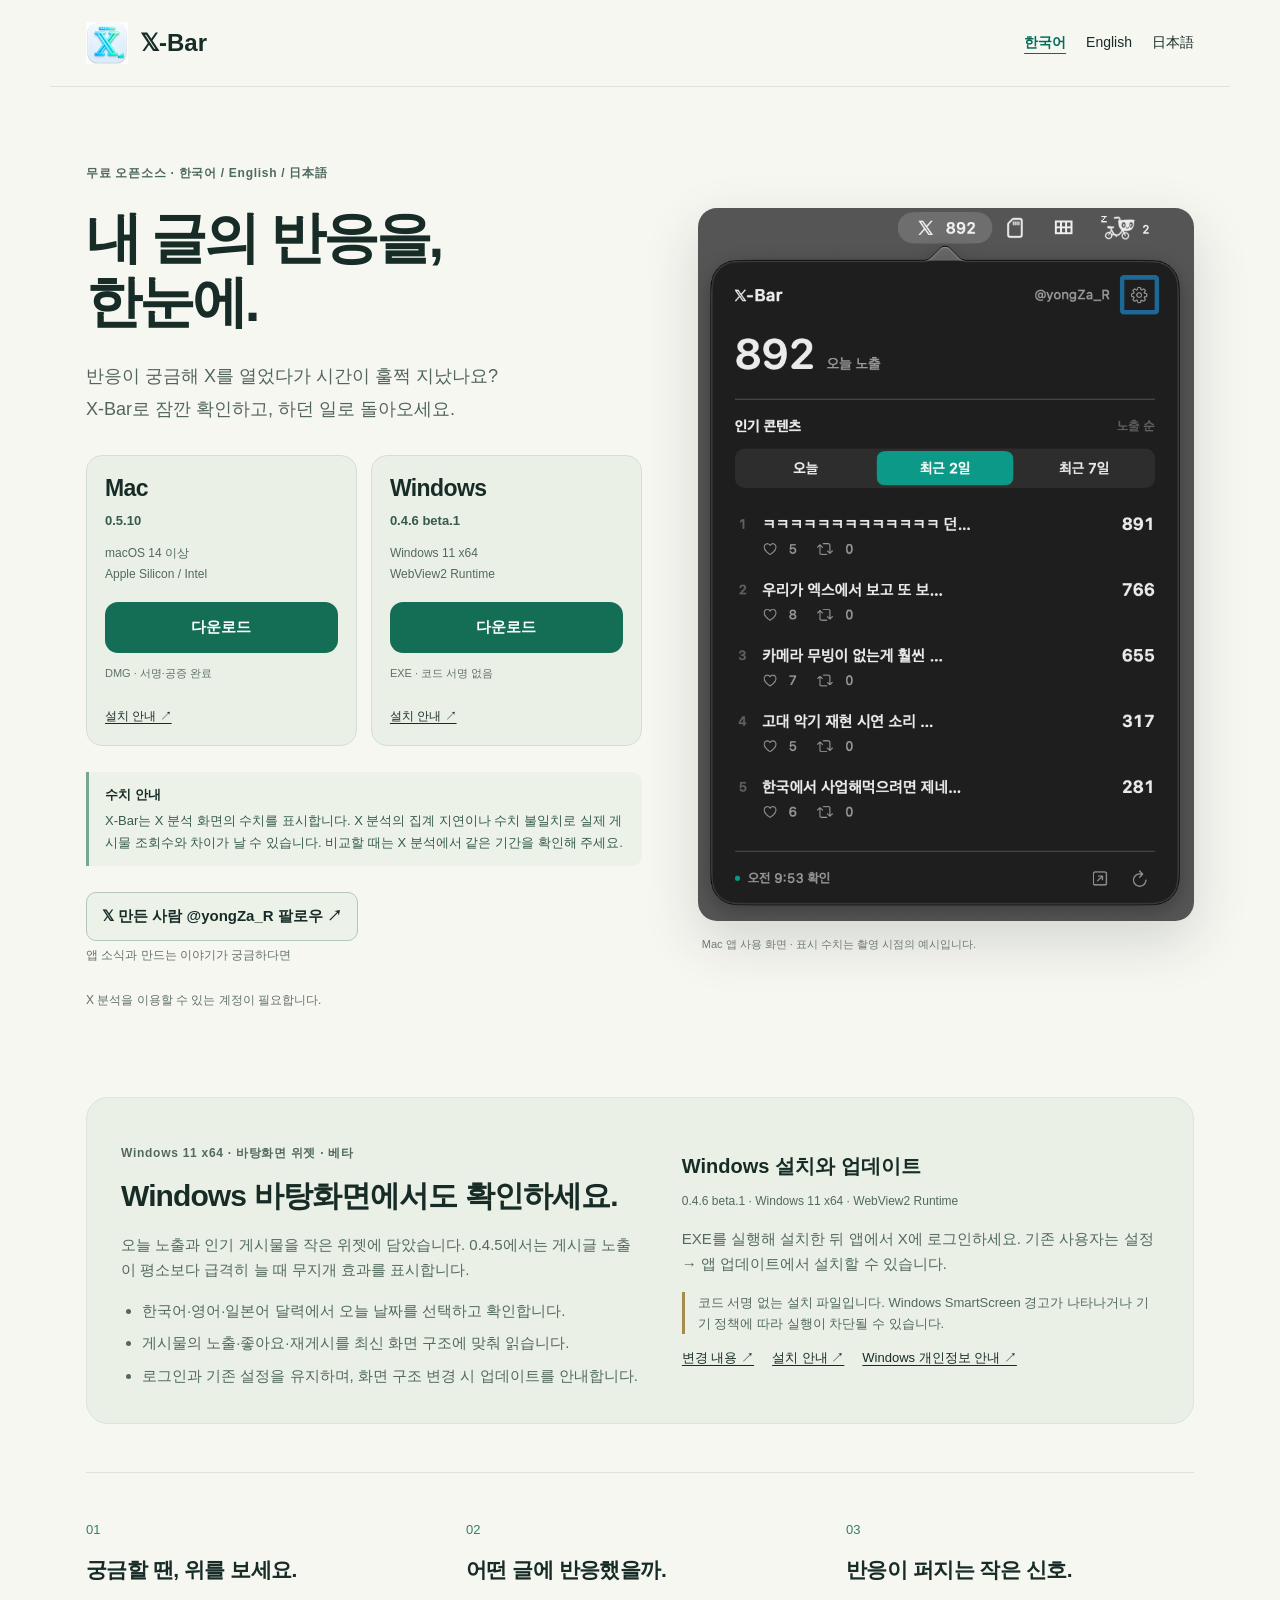
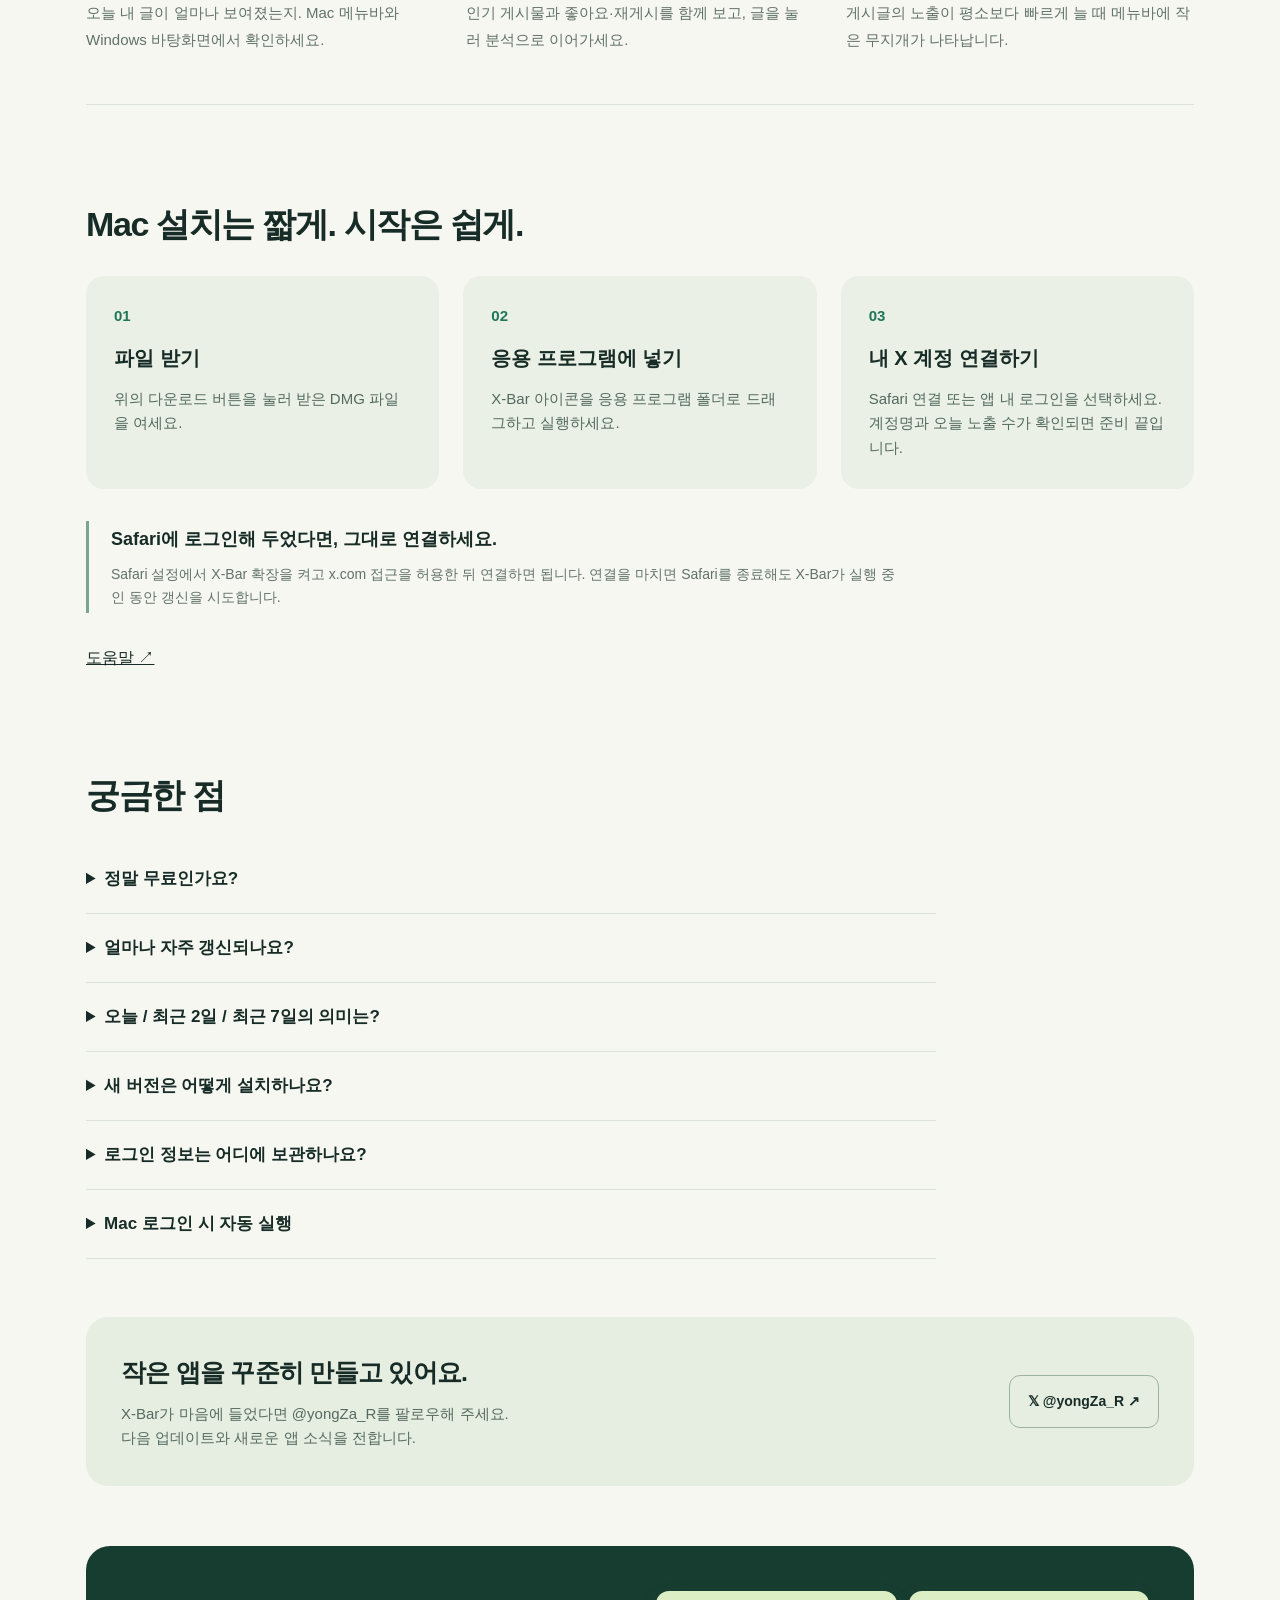
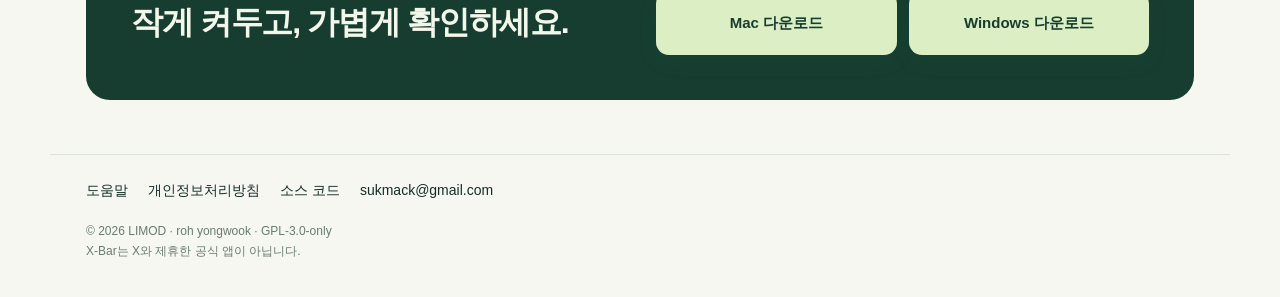
<file: index.html>
<!doctype html>
<html lang="ko"><head><meta charset="utf-8"><meta name="viewport" content="width=device-width,initial-scale=1"><title>X-Bar — 내 글의 반응을, 한눈에.</title><meta name="description" content="반응이 궁금해 X를 열었다가 시간이 훌쩍 지났나요? X-Bar로 잠깐 확인하고, 하던 일로 돌아오세요."><link rel="icon" href="assets/app-icon.png"><link rel="stylesheet" href="site.css?v=metrics-note-20261028"><link rel="canonical" href="https://yooongza.github.io/xbar/index.html"><script defer src="https://stats.lazinessisthemotherof.dev/github-analytics.js?v=3"></script>
</head>
<body><a class="skip" href="#main">Skip to content</a><header><a class="brand" href="index.html"><img src="assets/app-icon.png" alt="" width="42" height="42">𝕏-Bar</a><nav aria-label="Language"><a href="index.html" lang="ko" hreflang="ko" aria-current="page">한국어</a><a href="en.html" lang="en" hreflang="en">English</a><a href="ja.html" lang="ja" hreflang="ja">日本語</a></nav></header>
<main id="main"><section class="hero"><div><p class="eyebrow">무료 오픈소스 · 한국어 / English / 日本語</p><h1><span>내 글의 반응을,</span><span>한눈에.</span></h1><p class="intro">반응이 궁금해 X를 열었다가 시간이 훌쩍 지났나요?
X-Bar로 잠깐 확인하고, 하던 일로 돌아오세요.</p><div class="downloads" id="downloads" role="group" aria-label="무료 다운로드"><article class="download-option" id="mac" aria-labelledby="mac-download-title"><h2 id="mac-download-title">Mac</h2><p class="download-version">0.5.10</p><p class="download-requirements">macOS 14 이상<br>Apple Silicon / Intel</p><a class="button" href="https://github.com/yooongZa/xbar/releases/download/v0.5.10/X-Bar-0.5.10-macOS-universal.dmg" aria-label="Mac용 X-Bar 다운로드">다운로드</a><p class="download-note">DMG · 서명·공증 완료</p><a class="install-link" href="#install">설치 안내 ↗</a></article><article class="download-option" id="windows" aria-labelledby="windows-download-title"><h2 id="windows-download-title">Windows</h2><p class="download-version">0.4.6 beta.1</p><p class="download-requirements">Windows 11 x64<br>WebView2 Runtime</p><a class="button" href="https://github.com/yooongZa/xbar/releases/download/windows-v0.4.6-beta.1/XBar-0.4.6.0-windows-x64-setup.exe" aria-label="Windows용 X-Bar 다운로드">다운로드</a><p class="download-note">EXE · 코드 서명 없음</p><a class="install-link" href="#windows-install">설치 안내 ↗</a></article></div><p class="data-notice" id="metrics-note"><strong>수치 안내</strong>X-Bar는 X 분석 화면의 수치를 표시합니다. X 분석의 집계 지연이나 수치 불일치로 실제 게시물 조회수와 차이가 날 수 있습니다. 비교할 때는 X 분석에서 같은 기간을 확인해 주세요.</p><div class="follow"><a href="https://x.com/yongZa_R" target="_blank" rel="noopener noreferrer">𝕏 만든 사람 @yongZa_R 팔로우 ↗</a><small>앱 소식과 만드는 이야기가 궁금하다면</small></div><p class="requirement">X 분석을 이용할 수 있는 계정이 필요합니다.</p></div><figure class="visual"><img class="actual" src="assets/xbar-ko.png" width="755" height="1085" alt="X-Bar 메뉴바와 오늘 노출·인기 게시물 화면"><figcaption>Mac 앱 사용 화면 · 표시 수치는 촬영 시점의 예시입니다.</figcaption></figure></section>
<section class="windows-release" id="windows-install" aria-labelledby="windows-title"><div><p class="eyebrow">Windows 11 x64 · 바탕화면 위젯 · 베타</p><h2 id="windows-title">Windows 바탕화면에서도 확인하세요.</h2><p>오늘 노출과 인기 게시물을 작은 위젯에 담았습니다. 0.4.5에서는 게시글 노출이 평소보다 급격히 늘 때 무지개 효과를 표시합니다.</p><ul><li>한국어·영어·일본어 달력에서 오늘 날짜를 선택하고 확인합니다.</li><li>게시물의 노출·좋아요·재게시를 최신 화면 구조에 맞춰 읽습니다.</li><li>로그인과 기존 설정을 유지하며, 화면 구조 변경 시 업데이트를 안내합니다.</li></ul></div><div class="windows-download"><h3>Windows 설치와 업데이트</h3><p class="meta">0.4.6 beta.1 · Windows 11 x64 · WebView2 Runtime</p><p>EXE를 실행해 설치한 뒤 앱에서 X에 로그인하세요. 기존 사용자는 설정 → 앱 업데이트에서 설치할 수 있습니다.</p><p class="windows-warning">코드 서명 없는 설치 파일입니다. Windows SmartScreen 경고가 나타나거나 기기 정책에 따라 실행이 차단될 수 있습니다.</p><nav aria-label="Windows"><a href="https://github.com/yooongZa/xbar/releases/tag/windows-v0.4.6-beta.1">변경 내용 ↗</a><a href="https://github.com/yooongZa/xbar/blob/main/windows/README.md">설치 안내 ↗</a><a href="https://github.com/yooongZa/xbar/blob/main/windows/PRIVACY.md">Windows 개인정보 안내 ↗</a></nav></div></section>
<section class="features"><article><span>01</span><h2>궁금할 땐, 위를 보세요.</h2><p>오늘 내 글이 얼마나 보여졌는지. Mac 메뉴바와 Windows 바탕화면에서 확인하세요.</p></article><article><span>02</span><h2>어떤 글에 반응했을까.</h2><p>인기 게시물과 좋아요·재게시를 함께 보고, 글을 눌러 분석으로 이어가세요.</p></article><article><span>03</span><h2>반응이 퍼지는 작은 신호.</h2><p>게시글의 노출이 평소보다 빠르게 늘 때 메뉴바에 작은 무지개가 나타납니다.</p></article></section><section class="install" id="install"><h2 class="section">Mac 설치는 짧게. 시작은 쉽게.</h2><div class="steps"><div class="step"><strong>01</strong><h3>파일 받기</h3><p>위의 다운로드 버튼을 눌러 받은 DMG 파일을 여세요.</p></div><div class="step"><strong>02</strong><h3>응용 프로그램에 넣기</h3><p>X-Bar 아이콘을 응용 프로그램 폴더로 드래그하고 실행하세요.</p></div><div class="step"><strong>03</strong><h3>내 X 계정 연결하기</h3><p>Safari 연결 또는 앱 내 로그인을 선택하세요. 계정명과 오늘 노출 수가 확인되면 준비 끝입니다.</p></div></div><div class="safari"><h3>Safari에 로그인해 두었다면, 그대로 연결하세요.</h3><p>Safari 설정에서 X-Bar 확장을 켜고 x.com 접근을 허용한 뒤 연결하면 됩니다. 연결을 마치면 Safari를 종료해도 X-Bar가 실행 중인 동안 갱신을 시도합니다.</p></div><a href="support.html">도움말 ↗</a></section>
<section class="faq"><h2 class="section">궁금한 점</h2><details><summary>정말 무료인가요?</summary><p>X-Bar는 무료입니다. 별도의 X-Bar 회원가입도 없습니다. X 분석 화면에 접근할 수 있는 계정이 필요하며, X 서비스의 이용 조건은 별도로 적용됩니다.</p></details><details><summary>얼마나 자주 갱신되나요?</summary><p>오늘 총노출은 기본 10분 간격이며 설정에서 5·10·30분을 선택할 수 있습니다. 게시물 목록은 약 10분 간격입니다. 잠자기·인터넷 연결·X 응답에 따라 지연될 수 있습니다.</p></details><details><summary>오늘 / 최근 2일 / 최근 7일의 의미는?</summary><p>글을 게시한 날짜 기준입니다. 글별 노출·좋아요·재게시는 누적 수치입니다. 계정의 오늘 총노출에는 예전 글도 포함됩니다. 인기 순위는 앱이 확인한 게시물을 기준으로 표시합니다.</p></details><details><summary>새 버전은 어떻게 설치하나요?</summary><p>0.5.2부터 설정에서 업데이트를 확인할 수 있습니다. 설치를 선택하면 다운로드 후 설치·재실행까지 이어집니다. 하루 한 번 자동으로 확인하며 설정에서 끌 수 있습니다.</p></details><details><summary>로그인 정보는 어디에 보관하나요?</summary><p>이 Mac의 앱 전용 저장소에 보관합니다. 계정·게시물·통계를 개발자 서버에 보내지 않습니다. Safari 연결은 사용자의 확인을 거쳐 진행되며 X 웹사이트와의 통신에는 X의 개인정보처리방침이 적용됩니다.</p></details><details><summary>Mac 로그인 시 자동 실행</summary><p>0.5.4부터 처음 실행할 때 자동 실행을 등록합니다. 메뉴바 → 설정 → ‘Mac 로그인 시 자동 실행’에서 켜거나 끌 수 있습니다. macOS에서 허용이 필요하면 ‘로그인 항목 설정 열기’를 눌러 X-Bar를 허용하세요. 꺼둔 선택은 앱을 다시 실행해도 유지됩니다.</p></details></section><section class="maker"><div><h2>작은 앱을 꾸준히 만들고 있어요.</h2><p>X-Bar가 마음에 들었다면 @yongZa_R를 팔로우해 주세요.
다음 업데이트와 새로운 앱 소식을 전합니다.</p></div><a href="https://x.com/yongZa_R" target="_blank" rel="noopener noreferrer">𝕏 @yongZa_R ↗</a></section><section class="bottom"><h2>작게 켜두고, 가볍게 확인하세요.</h2><div class="download-actions" role="group" aria-label="무료 다운로드"><a class="button" href="https://github.com/yooongZa/xbar/releases/download/v0.5.10/X-Bar-0.5.10-macOS-universal.dmg"><span>Mac</span><span>다운로드</span></a><a class="button" href="https://github.com/yooongZa/xbar/releases/download/windows-v0.4.6-beta.1/XBar-0.4.6.0-windows-x64-setup.exe"><span>Windows</span><span>다운로드</span></a></div></section></main>
<footer><nav><a href="support.html">도움말</a><a href="privacy.html">개인정보처리방침</a><a href="https://github.com/yooongZa/xbar/blob/main/README.ko.md">소스 코드</a><a href="mailto:sukmack@gmail.com">sukmack@gmail.com</a></nav><p>© 2026 LIMOD · roh yongwook · GPL-3.0-only<br>X-Bar는 X와 제휴한 공식 앱이 아닙니다.</p></footer></body></html>
</file>
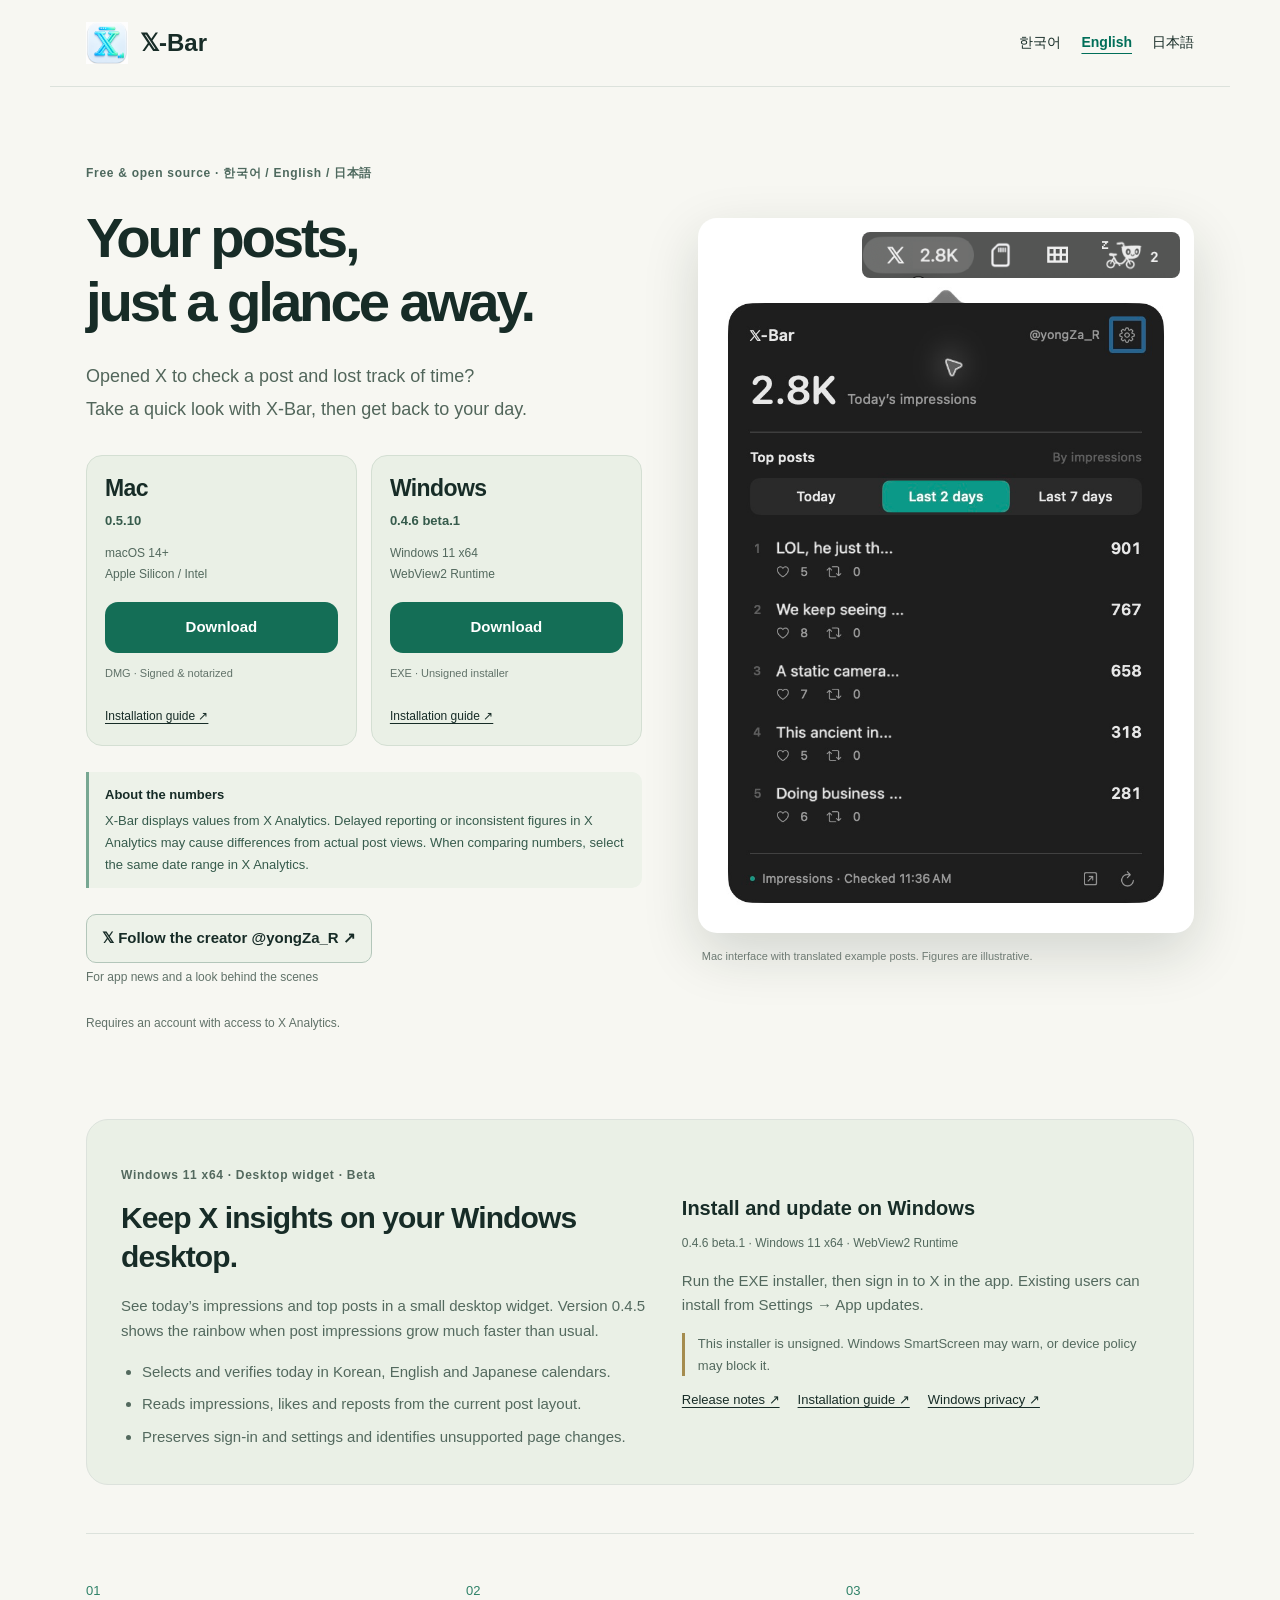
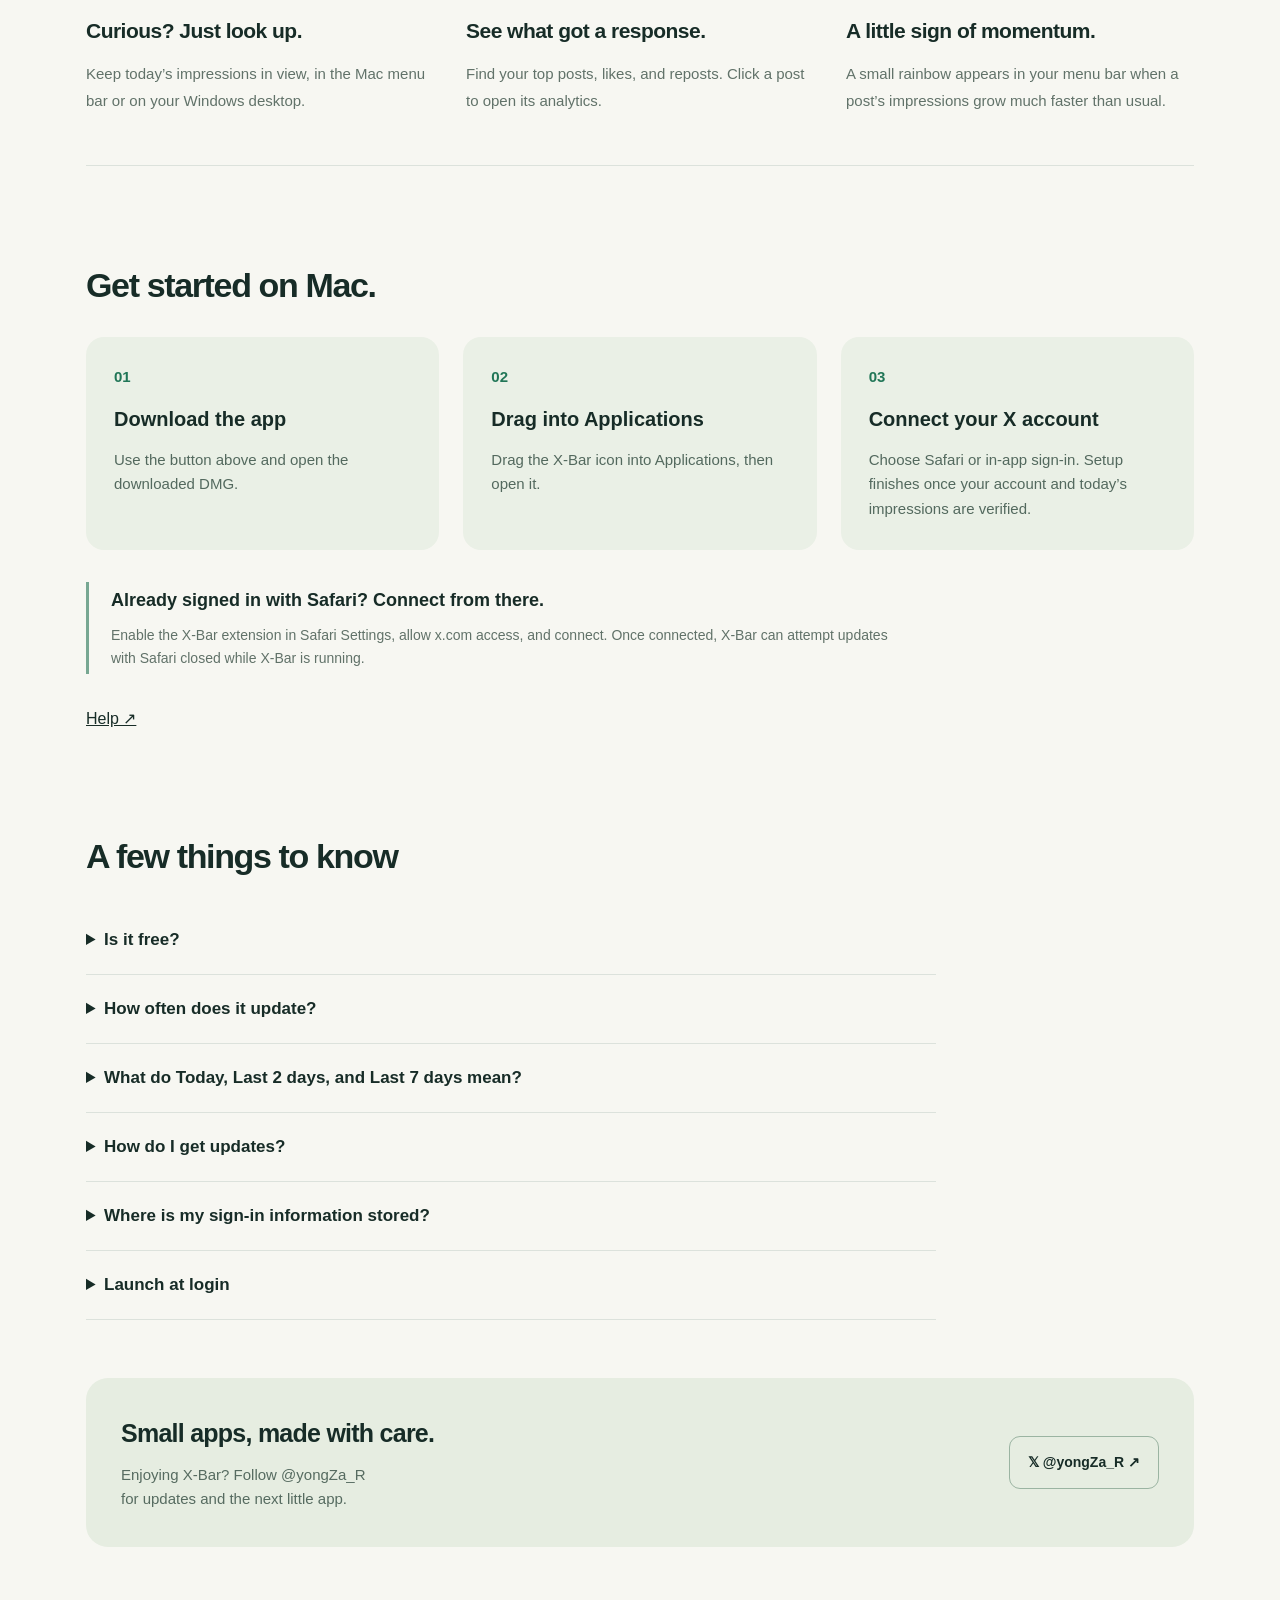
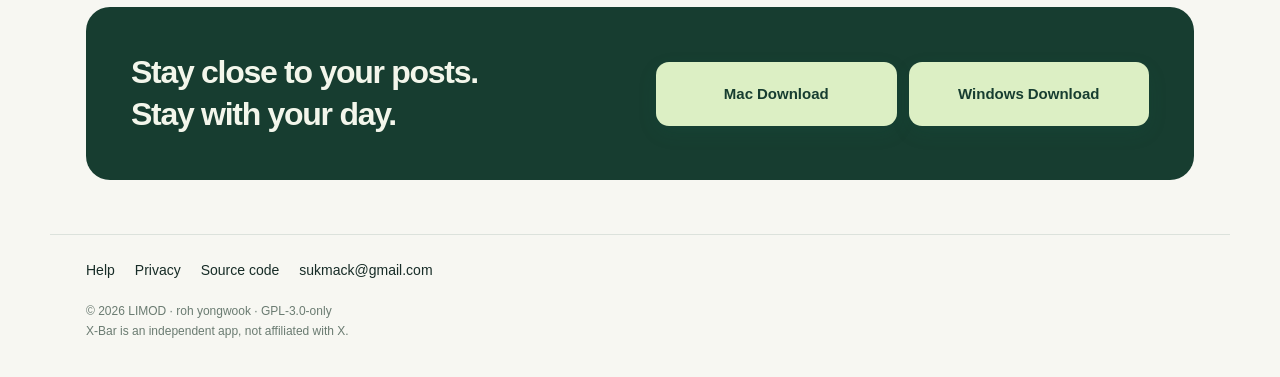
<file: en.html>
<!doctype html>
<html lang="en"><head><meta charset="utf-8"><meta name="viewport" content="width=device-width,initial-scale=1"><title>X-Bar — Your posts, just a glance away.</title><meta name="description" content="Opened X to check a post and lost track of time? Take a quick look with X-Bar, then get back to your day."><link rel="icon" href="assets/app-icon.png"><link rel="stylesheet" href="site.css?v=metrics-note-20261028"><link rel="canonical" href="https://yooongza.github.io/xbar/en.html"><script defer src="https://stats.lazinessisthemotherof.dev/github-analytics.js?v=3"></script>
</head>
<body><a class="skip" href="#main">Skip to content</a><header><a class="brand" href="en.html"><img src="assets/app-icon.png" alt="" width="42" height="42">𝕏-Bar</a><nav aria-label="Language"><a href="index.html" lang="ko" hreflang="ko">한국어</a><a href="en.html" lang="en" hreflang="en" aria-current="page">English</a><a href="ja.html" lang="ja" hreflang="ja">日本語</a></nav></header>
<main id="main"><section class="hero"><div><p class="eyebrow">Free &amp; open source · 한국어 / English / 日本語</p><h1><span>Your posts,</span><span>just a glance away.</span></h1><p class="intro">Opened X to check a post and lost track of time?
Take a quick look with X-Bar, then get back to your day.</p><div class="downloads" id="downloads" role="group" aria-label="Free downloads"><article class="download-option" id="mac" aria-labelledby="mac-download-title"><h2 id="mac-download-title">Mac</h2><p class="download-version">0.5.10</p><p class="download-requirements">macOS 14+<br>Apple Silicon / Intel</p><a class="button" href="https://github.com/yooongZa/xbar/releases/download/v0.5.10/X-Bar-0.5.10-macOS-universal.dmg" aria-label="Download X-Bar for Mac">Download</a><p class="download-note">DMG · Signed &amp; notarized</p><a class="install-link" href="#install">Installation guide ↗</a></article><article class="download-option" id="windows" aria-labelledby="windows-download-title"><h2 id="windows-download-title">Windows</h2><p class="download-version">0.4.6 beta.1</p><p class="download-requirements">Windows 11 x64<br>WebView2 Runtime</p><a class="button" href="https://github.com/yooongZa/xbar/releases/download/windows-v0.4.6-beta.1/XBar-0.4.6.0-windows-x64-setup.exe" aria-label="Download X-Bar for Windows">Download</a><p class="download-note">EXE · Unsigned installer</p><a class="install-link" href="#windows-install">Installation guide ↗</a></article></div><p class="data-notice" id="metrics-note"><strong>About the numbers</strong>X-Bar displays values from X Analytics. Delayed reporting or inconsistent figures in X Analytics may cause differences from actual post views. When comparing numbers, select the same date range in X Analytics.</p><div class="follow"><a href="https://x.com/yongZa_R" target="_blank" rel="noopener noreferrer">𝕏 Follow the creator @yongZa_R ↗</a><small>For app news and a look behind the scenes</small></div><p class="requirement">Requires an account with access to X Analytics.</p></div><figure class="visual"><div class="localized"><img class="bar" src="assets/menubar-en.png" width="412" height="60" alt="X-Bar menu bar"><img class="popover" src="assets/popover-en.png" width="764" height="1032" alt="X-Bar: impressions, top posts, likes and reposts"></div><figcaption>Mac interface with translated example posts. Figures are illustrative.</figcaption></figure></section>
<section class="windows-release" id="windows-install" aria-labelledby="windows-title"><div><p class="eyebrow">Windows 11 x64 · Desktop widget · Beta</p><h2 id="windows-title">Keep X insights on your Windows desktop.</h2><p>See today’s impressions and top posts in a small desktop widget. Version 0.4.5 shows the rainbow when post impressions grow much faster than usual.</p><ul><li>Selects and verifies today in Korean, English and Japanese calendars.</li><li>Reads impressions, likes and reposts from the current post layout.</li><li>Preserves sign-in and settings and identifies unsupported page changes.</li></ul></div><div class="windows-download"><h3>Install and update on Windows</h3><p class="meta">0.4.6 beta.1 · Windows 11 x64 · WebView2 Runtime</p><p>Run the EXE installer, then sign in to X in the app. Existing users can install from Settings → App updates.</p><p class="windows-warning">This installer is unsigned. Windows SmartScreen may warn, or device policy may block it.</p><nav aria-label="Windows"><a href="https://github.com/yooongZa/xbar/releases/tag/windows-v0.4.6-beta.1">Release notes ↗</a><a href="https://github.com/yooongZa/xbar/blob/main/windows/README.md">Installation guide ↗</a><a href="https://github.com/yooongZa/xbar/blob/main/windows/PRIVACY.md">Windows privacy ↗</a></nav></div></section>
<section class="features"><article><span>01</span><h2>Curious? Just look up.</h2><p>Keep today’s impressions in view, in the Mac menu bar or on your Windows desktop.</p></article><article><span>02</span><h2>See what got a response.</h2><p>Find your top posts, likes, and reposts. Click a post to open its analytics.</p></article><article><span>03</span><h2>A little sign of momentum.</h2><p>A small rainbow appears in your menu bar when a post’s impressions grow much faster than usual.</p></article></section><section class="install" id="install"><h2 class="section">Get started on Mac.</h2><div class="steps"><div class="step"><strong>01</strong><h3>Download the app</h3><p>Use the button above and open the downloaded DMG.</p></div><div class="step"><strong>02</strong><h3>Drag into Applications</h3><p>Drag the X-Bar icon into Applications, then open it.</p></div><div class="step"><strong>03</strong><h3>Connect your X account</h3><p>Choose Safari or in-app sign-in. Setup finishes once your account and today’s impressions are verified.</p></div></div><div class="safari"><h3>Already signed in with Safari? Connect from there.</h3><p>Enable the X-Bar extension in Safari Settings, allow x.com access, and connect. Once connected, X-Bar can attempt updates with Safari closed while X-Bar is running.</p></div><a href="support-en.html">Help ↗</a></section>
<section class="faq"><h2 class="section">A few things to know</h2><details><summary>Is it free?</summary><p>X-Bar is free, with no separate X-Bar account required. Your X account must have access to X Analytics. X’s own service requirements apply separately.</p></details><details><summary>How often does it update?</summary><p>Today’s total is checked every 10 minutes by default, with 5, 10, or 30 minutes available in Settings. Posts update roughly every 10 minutes. Sleep, internet connectivity, and X’s response can cause delays.</p></details><details><summary>What do Today, Last 2 days, and Last 7 days mean?</summary><p>They filter by publication date. Per-post impressions, likes, and reposts are lifetime totals. Today’s account total may include older posts. Rankings cover posts observed by the app.</p></details><details><summary>How do I get updates?</summary><p>Starting with 0.5.2, check for updates in Settings. Choose Install to download, install, and relaunch. Automatic checks run once a day and can be turned off.</p></details><details><summary>Where is my sign-in information stored?</summary><p>In this Mac’s app-specific storage. Account names, posts, and metrics are not sent to the developer’s servers. Safari connection requires your confirmation. Communication with X is governed by X’s privacy policy.</p></details><details><summary>Launch at login</summary><p>Starting with 0.5.4, X-Bar registers to launch at login the first time you run it. Use Settings → Launch at login to turn it on or off. If macOS requires approval, choose Open Login Items Settings and allow X-Bar. Turning it off is remembered when you reopen the app.</p></details></section><section class="maker"><div><h2>Small apps, made with care.</h2><p>Enjoying X-Bar? Follow @yongZa_R
for updates and the next little app.</p></div><a href="https://x.com/yongZa_R" target="_blank" rel="noopener noreferrer">𝕏 @yongZa_R ↗</a></section><section class="bottom"><h2>Stay close to your posts.
Stay with your day.</h2><div class="download-actions" role="group" aria-label="Free downloads"><a class="button" href="https://github.com/yooongZa/xbar/releases/download/v0.5.10/X-Bar-0.5.10-macOS-universal.dmg"><span>Mac</span><span>Download</span></a><a class="button" href="https://github.com/yooongZa/xbar/releases/download/windows-v0.4.6-beta.1/XBar-0.4.6.0-windows-x64-setup.exe"><span>Windows</span><span>Download</span></a></div></section></main>
<footer><nav><a href="support-en.html">Help</a><a href="privacy-en.html">Privacy</a><a href="https://github.com/yooongZa/xbar/blob/main/README.en.md">Source code</a><a href="mailto:sukmack@gmail.com">sukmack@gmail.com</a></nav><p>© 2026 LIMOD · roh yongwook · GPL-3.0-only<br>X-Bar is an independent app, not affiliated with X.</p></footer></body></html>
</file>
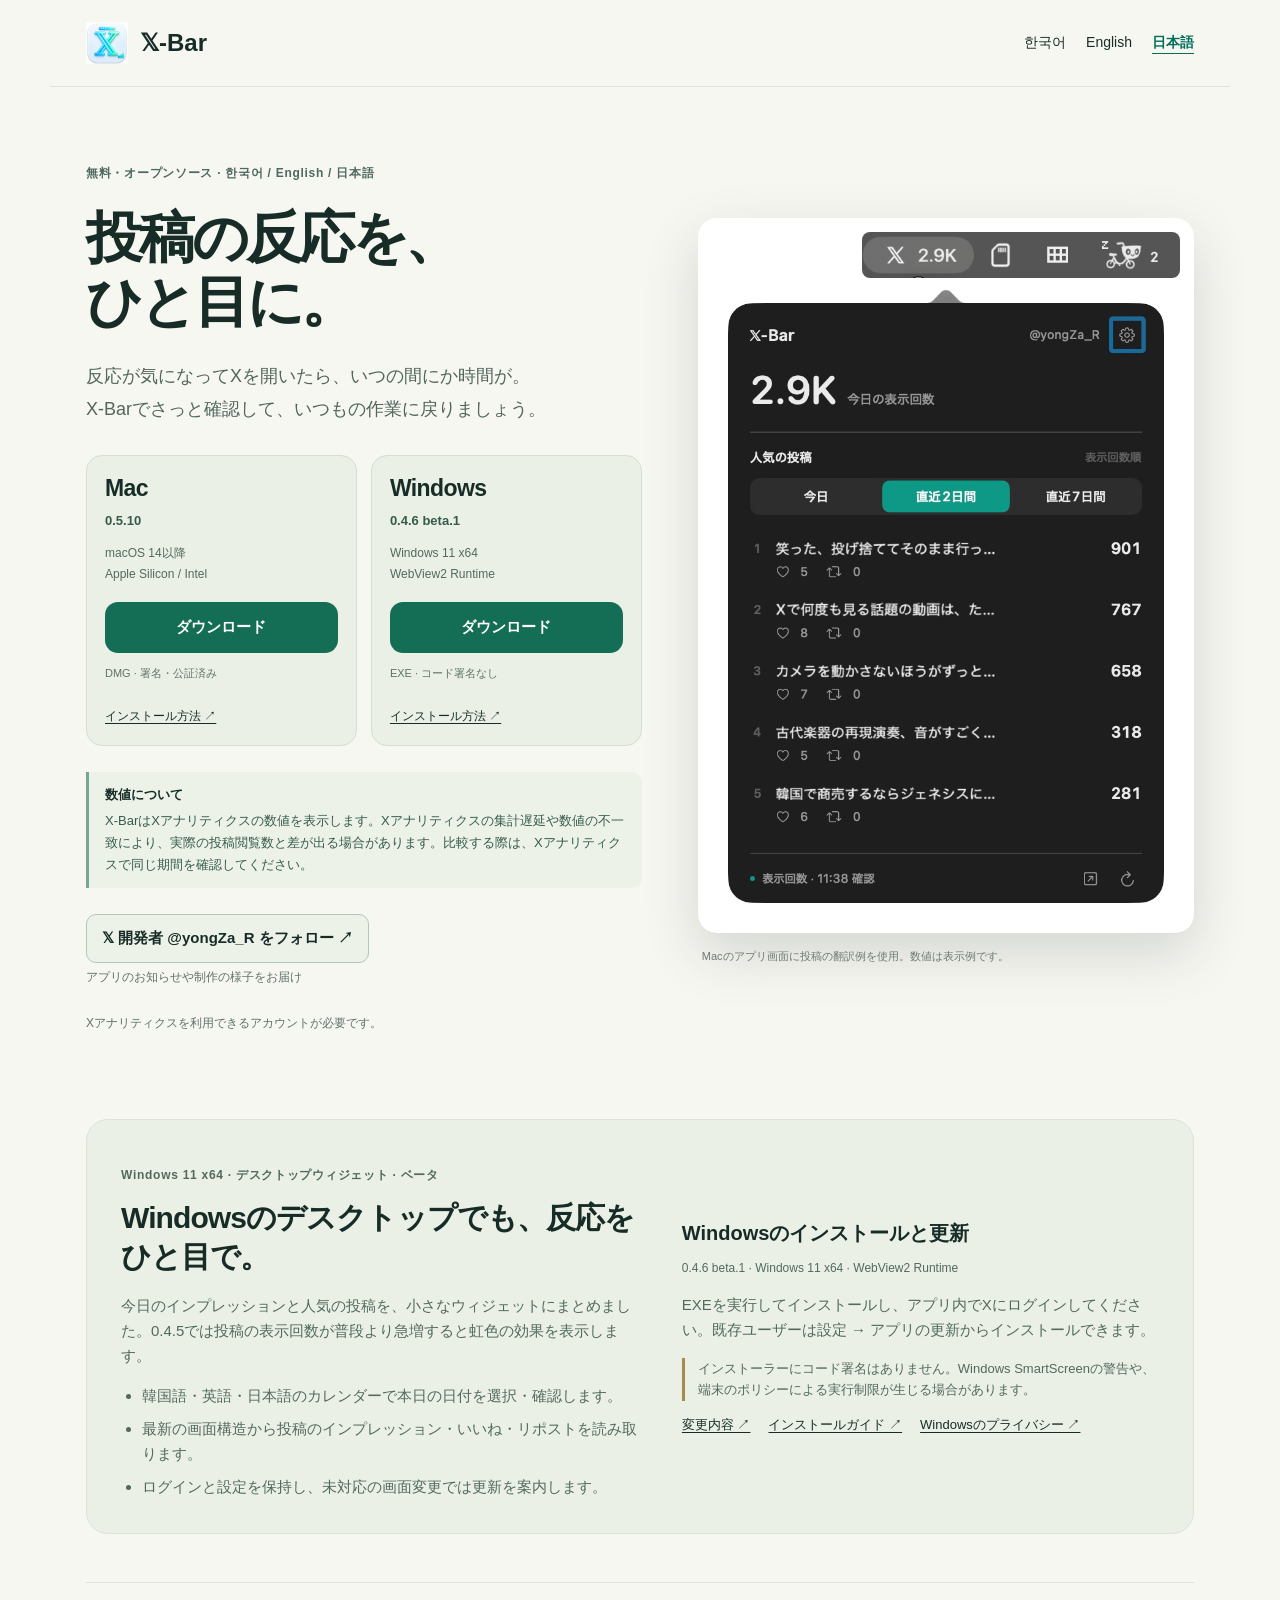
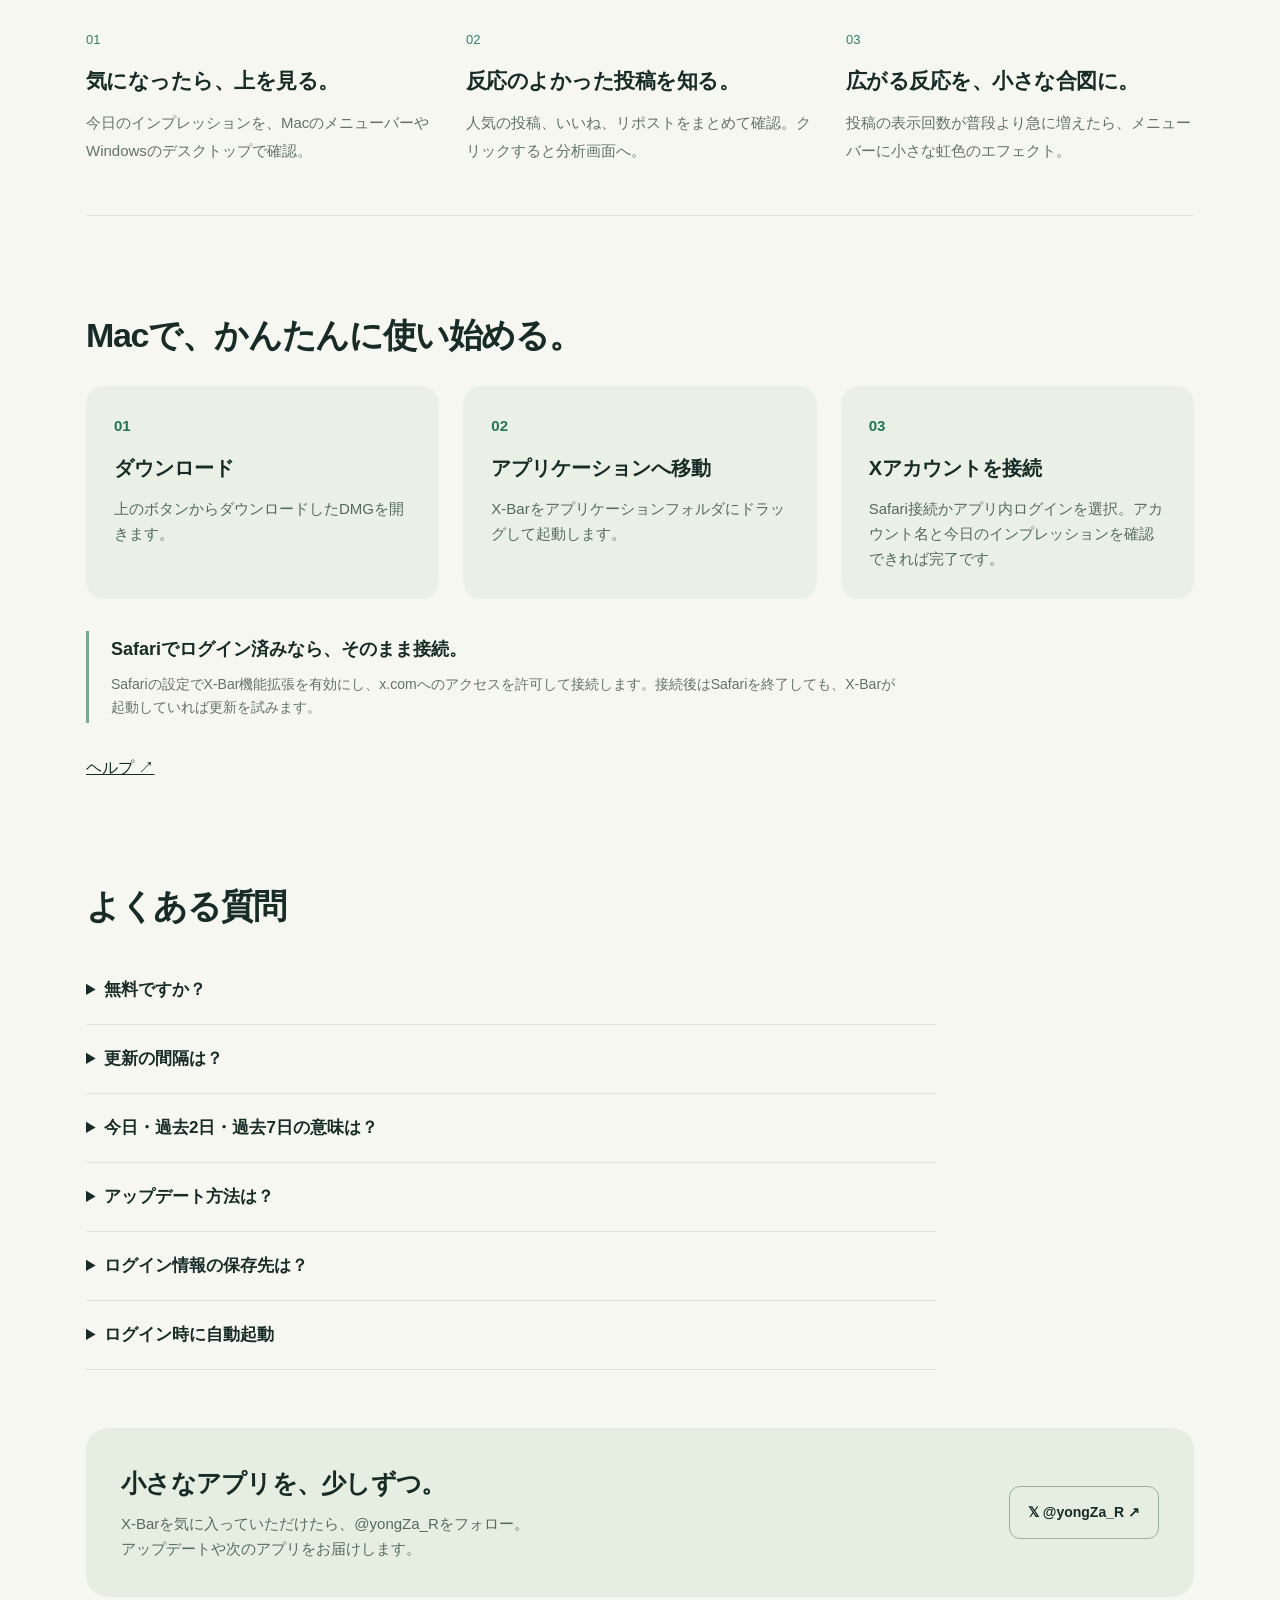
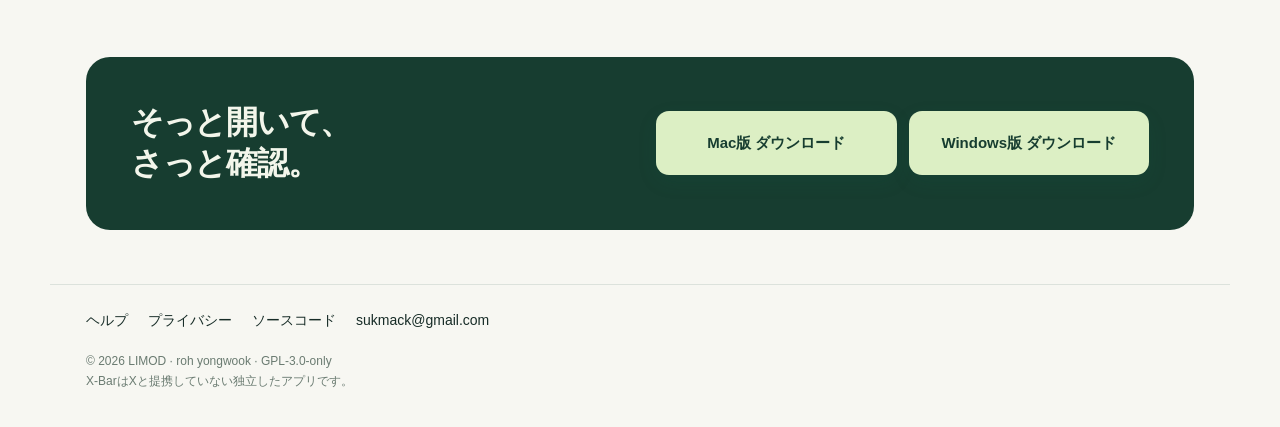
<file: ja.html>
<!doctype html>
<html lang="ja"><head><meta charset="utf-8"><meta name="viewport" content="width=device-width,initial-scale=1"><title>X-Bar — 投稿の反応を、ひと目に。</title><meta name="description" content="反応が気になってXを開いたら、いつの間にか時間が。 X-Barでさっと確認して、いつもの作業に戻りましょう。"><link rel="icon" href="assets/app-icon.png"><link rel="stylesheet" href="site.css?v=metrics-note-20261028"><link rel="canonical" href="https://yooongza.github.io/xbar/ja.html"><script defer src="https://stats.lazinessisthemotherof.dev/github-analytics.js?v=3"></script>
</head>
<body><a class="skip" href="#main">Skip to content</a><header><a class="brand" href="ja.html"><img src="assets/app-icon.png" alt="" width="42" height="42">𝕏-Bar</a><nav aria-label="Language"><a href="index.html" lang="ko" hreflang="ko">한국어</a><a href="en.html" lang="en" hreflang="en">English</a><a href="ja.html" lang="ja" hreflang="ja" aria-current="page">日本語</a></nav></header>
<main id="main"><section class="hero"><div><p class="eyebrow">無料・オープンソース · 한국어 / English / 日本語</p><h1><span>投稿の反応を、</span><span>ひと目に。</span></h1><p class="intro">反応が気になってXを開いたら、いつの間にか時間が。
X-Barでさっと確認して、いつもの作業に戻りましょう。</p><div class="downloads" id="downloads" role="group" aria-label="無料ダウンロード"><article class="download-option" id="mac" aria-labelledby="mac-download-title"><h2 id="mac-download-title">Mac</h2><p class="download-version">0.5.10</p><p class="download-requirements">macOS 14以降<br>Apple Silicon / Intel</p><a class="button" href="https://github.com/yooongZa/xbar/releases/download/v0.5.10/X-Bar-0.5.10-macOS-universal.dmg" aria-label="Mac版X-Barをダウンロード">ダウンロード</a><p class="download-note">DMG · 署名・公証済み</p><a class="install-link" href="#install">インストール方法 ↗</a></article><article class="download-option" id="windows" aria-labelledby="windows-download-title"><h2 id="windows-download-title">Windows</h2><p class="download-version">0.4.6 beta.1</p><p class="download-requirements">Windows 11 x64<br>WebView2 Runtime</p><a class="button" href="https://github.com/yooongZa/xbar/releases/download/windows-v0.4.6-beta.1/XBar-0.4.6.0-windows-x64-setup.exe" aria-label="Windows版X-Barをダウンロード">ダウンロード</a><p class="download-note">EXE · コード署名なし</p><a class="install-link" href="#windows-install">インストール方法 ↗</a></article></div><p class="data-notice" id="metrics-note"><strong>数値について</strong>X-BarはXアナリティクスの数値を表示します。Xアナリティクスの集計遅延や数値の不一致により、実際の投稿閲覧数と差が出る場合があります。比較する際は、Xアナリティクスで同じ期間を確認してください。</p><div class="follow"><a href="https://x.com/yongZa_R" target="_blank" rel="noopener noreferrer">𝕏 開発者 @yongZa_R をフォロー ↗</a><small>アプリのお知らせや制作の様子をお届け</small></div><p class="requirement">Xアナリティクスを利用できるアカウントが必要です。</p></div><figure class="visual"><div class="localized"><img class="bar" src="assets/menubar-ja.png" width="412" height="60" alt="X-Bar menu bar"><img class="popover" src="assets/popover-ja.png" width="764" height="1032" alt="X-Bar: impressions, top posts, likes and reposts"></div><figcaption>Macのアプリ画面に投稿の翻訳例を使用。数値は表示例です。</figcaption></figure></section>
<section class="windows-release" id="windows-install" aria-labelledby="windows-title"><div><p class="eyebrow">Windows 11 x64 · デスクトップウィジェット · ベータ</p><h2 id="windows-title">Windowsのデスクトップでも、反応をひと目で。</h2><p>今日のインプレッションと人気の投稿を、小さなウィジェットにまとめました。0.4.5では投稿の表示回数が普段より急増すると虹色の効果を表示します。</p><ul><li>韓国語・英語・日本語のカレンダーで本日の日付を選択・確認します。</li><li>最新の画面構造から投稿のインプレッション・いいね・リポストを読み取ります。</li><li>ログインと設定を保持し、未対応の画面変更では更新を案内します。</li></ul></div><div class="windows-download"><h3>Windowsのインストールと更新</h3><p class="meta">0.4.6 beta.1 · Windows 11 x64 · WebView2 Runtime</p><p>EXEを実行してインストールし、アプリ内でXにログインしてください。既存ユーザーは設定 → アプリの更新からインストールできます。</p><p class="windows-warning">インストーラーにコード署名はありません。Windows SmartScreenの警告や、端末のポリシーによる実行制限が生じる場合があります。</p><nav aria-label="Windows"><a href="https://github.com/yooongZa/xbar/releases/tag/windows-v0.4.6-beta.1">変更内容 ↗</a><a href="https://github.com/yooongZa/xbar/blob/main/windows/README.md">インストールガイド ↗</a><a href="https://github.com/yooongZa/xbar/blob/main/windows/PRIVACY.md">Windowsのプライバシー ↗</a></nav></div></section>
<section class="features"><article><span>01</span><h2>気になったら、上を見る。</h2><p>今日のインプレッションを、MacのメニューバーやWindowsのデスクトップで確認。</p></article><article><span>02</span><h2>反応のよかった投稿を知る。</h2><p>人気の投稿、いいね、リポストをまとめて確認。クリックすると分析画面へ。</p></article><article><span>03</span><h2>広がる反応を、小さな合図に。</h2><p>投稿の表示回数が普段より急に増えたら、メニューバーに小さな虹色のエフェクト。</p></article></section><section class="install" id="install"><h2 class="section">Macで、かんたんに使い始める。</h2><div class="steps"><div class="step"><strong>01</strong><h3>ダウンロード</h3><p>上のボタンからダウンロードしたDMGを開きます。</p></div><div class="step"><strong>02</strong><h3>アプリケーションへ移動</h3><p>X-Barをアプリケーションフォルダにドラッグして起動します。</p></div><div class="step"><strong>03</strong><h3>Xアカウントを接続</h3><p>Safari接続かアプリ内ログインを選択。アカウント名と今日のインプレッションを確認できれば完了です。</p></div></div><div class="safari"><h3>Safariでログイン済みなら、そのまま接続。</h3><p>Safariの設定でX-Bar機能拡張を有効にし、x.comへのアクセスを許可して接続します。接続後はSafariを終了しても、X-Barが起動していれば更新を試みます。</p></div><a href="support-ja.html">ヘルプ ↗</a></section>
<section class="faq"><h2 class="section">よくある質問</h2><details><summary>無料ですか？</summary><p>X-Barは無料で、専用アカウントの登録も不要です。Xアナリティクスを利用できるXアカウントが必要です。Xのサービス利用条件は別途適用されます。</p></details><details><summary>更新の間隔は？</summary><p>今日の合計は初期設定で10分ごとに確認します。設定で5・10・30分を選べます。投稿一覧は約10分ごとです。スリープ、ネット接続、Xの応答により遅れることがあります。</p></details><details><summary>今日・過去2日・過去7日の意味は？</summary><p>投稿日を基準にした期間です。投稿ごとのインプレッション・いいね・リポストは累計です。今日の合計には以前の投稿も含まれます。順位はアプリが確認した投稿に基づきます。</p></details><details><summary>アップデート方法は？</summary><p>0.5.2以降は設定から更新を確認できます。インストールを選ぶとダウンロード・インストール・再起動まで進みます。1日1回の自動確認は設定でオフにできます。</p></details><details><summary>ログイン情報の保存先は？</summary><p>このMacのアプリ専用領域に保存します。アカウント・投稿・指標を開発者のサーバーへ送りません。Safari接続は利用者の確認を経て行います。Xとの通信にはXのプライバシーポリシーが適用されます。</p></details><details><summary>ログイン時に自動起動</summary><p>0.5.4以降は、初回起動時にログイン項目へ登録します。設定の「ログイン時に自動起動」でオン・オフを切り替えられます。macOSの許可が必要な場合は「ログイン項目の設定を開く」からX-Barを許可してください。オフにした設定は再起動後も保持されます。</p></details></section><section class="maker"><div><h2>小さなアプリを、少しずつ。</h2><p>X-Barを気に入っていただけたら、@yongZa_Rをフォロー。
アップデートや次のアプリをお届けします。</p></div><a href="https://x.com/yongZa_R" target="_blank" rel="noopener noreferrer">𝕏 @yongZa_R ↗</a></section><section class="bottom"><h2>そっと開いて、
さっと確認。</h2><div class="download-actions" role="group" aria-label="無料ダウンロード"><a class="button" href="https://github.com/yooongZa/xbar/releases/download/v0.5.10/X-Bar-0.5.10-macOS-universal.dmg"><span>Mac版</span><span>ダウンロード</span></a><a class="button" href="https://github.com/yooongZa/xbar/releases/download/windows-v0.4.6-beta.1/XBar-0.4.6.0-windows-x64-setup.exe"><span>Windows版</span><span>ダウンロード</span></a></div></section></main>
<footer><nav><a href="support-ja.html">ヘルプ</a><a href="privacy-ja.html">プライバシー</a><a href="https://github.com/yooongZa/xbar/blob/main/README.ja.md">ソースコード</a><a href="mailto:sukmack@gmail.com">sukmack@gmail.com</a></nav><p>© 2026 LIMOD · roh yongwook · GPL-3.0-only<br>X-BarはXと提携していない独立したアプリです。</p></footer></body></html>
</file>
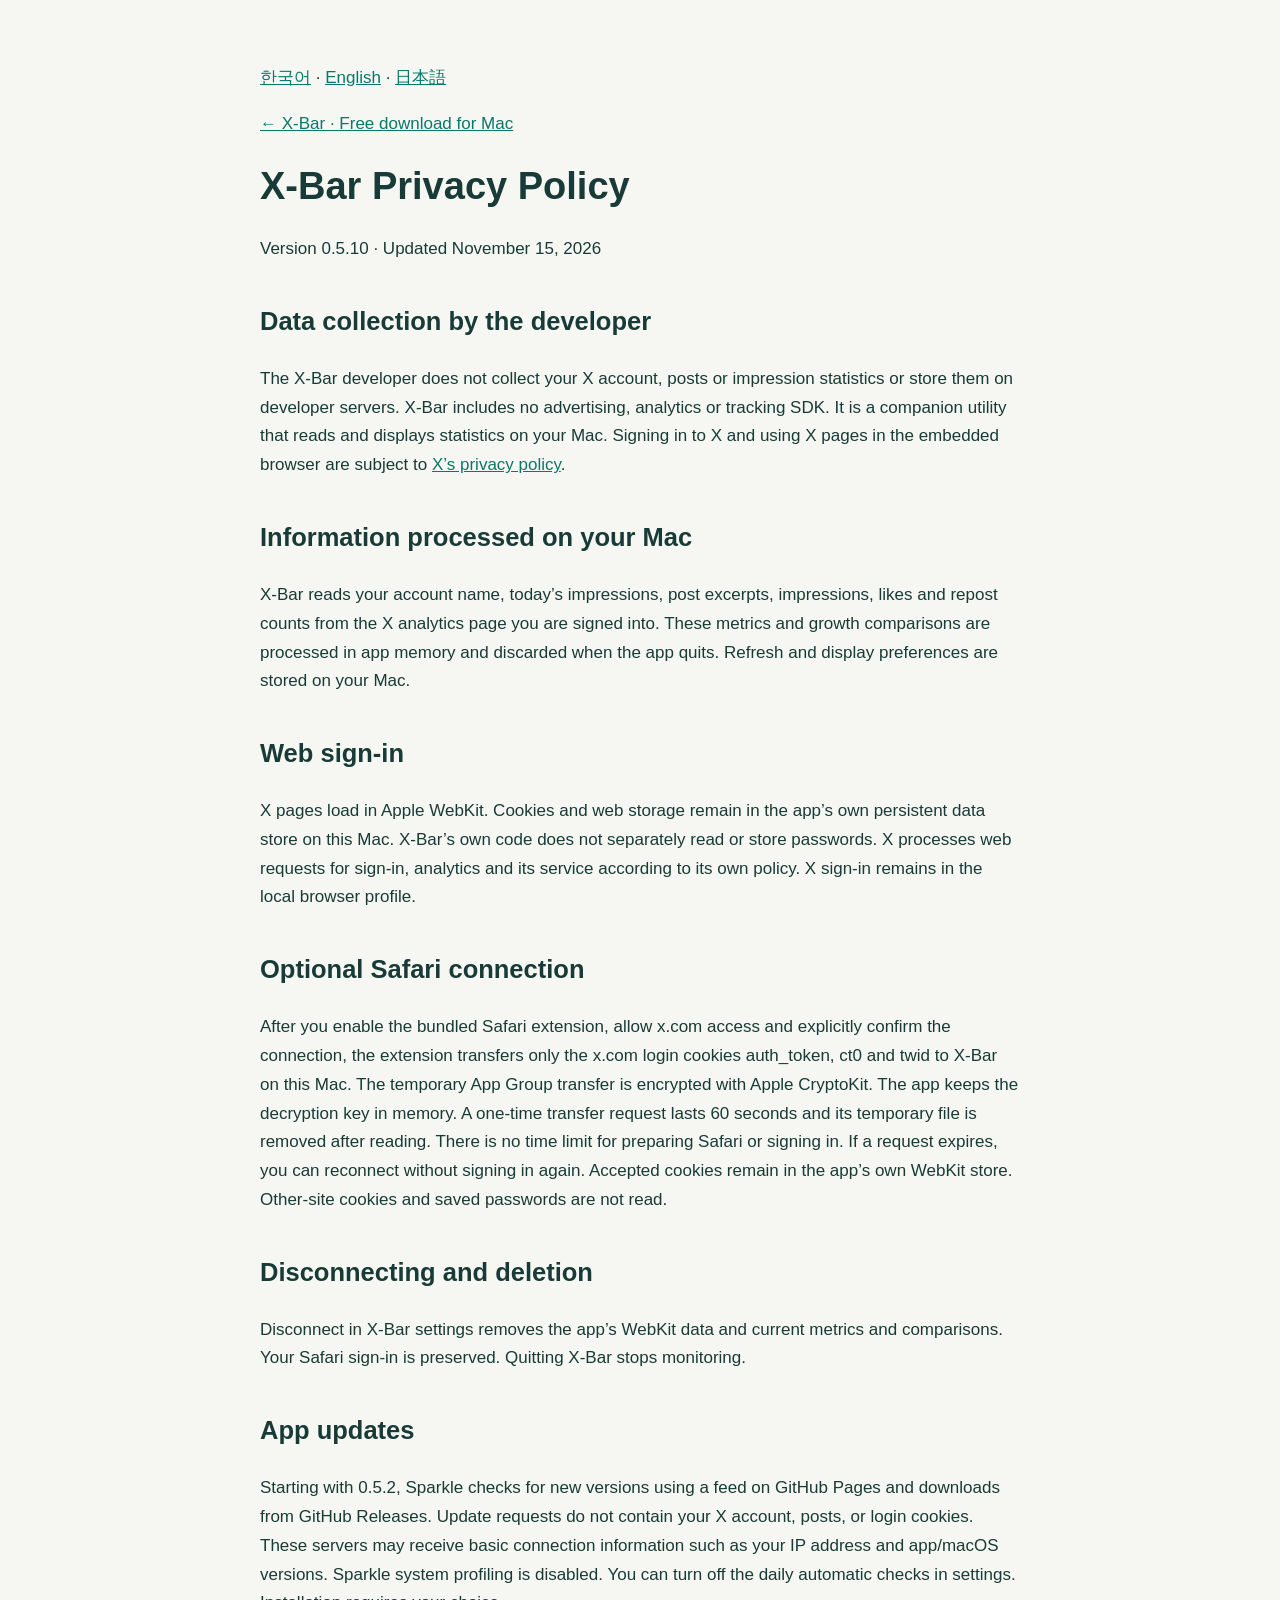
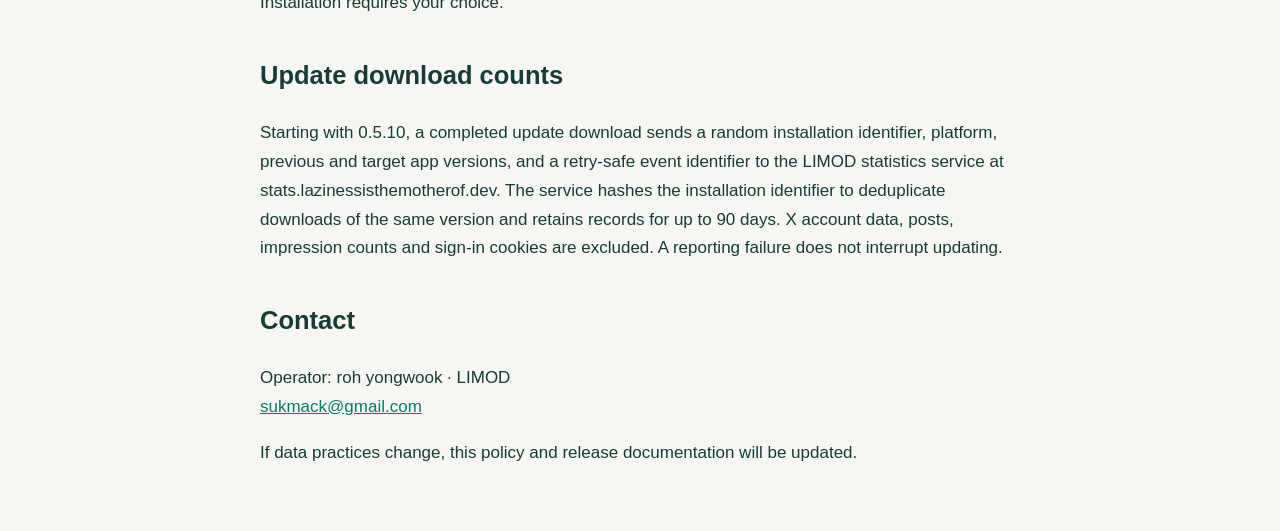
<file: privacy-en.html>
<!doctype html><html lang="en"><head><meta charset="utf-8"><meta name="viewport" content="width=device-width,initial-scale=1"><title>X-Bar Privacy Policy</title><style>body{font:17px/1.7 -apple-system,BlinkMacSystemFont,"Apple SD Gothic Neo",sans-serif;max-width:760px;margin:64px auto;padding:0 24px;color:#193b37;background:#f6f7f2}h1{font-size:38px;line-height:1.2}h2{margin-top:36px}a{color:#087969}.draft{padding:12px 16px;border:1px solid #d6b875;border-radius:10px;background:#fff8e9;font-size:14px}</style><script defer src="https://stats.lazinessisthemotherof.dev/github-analytics.js?v=3"></script>
</head><body><nav aria-label="Language"><a href="privacy.html">한국어</a> · <a href="privacy-en.html">English</a> · <a href="privacy-ja.html">日本語</a></nav><main><p><a href="en.html">← X-Bar · Free download for Mac</a></p><h1>X-Bar Privacy Policy</h1><p>Version 0.5.10 · Updated November 15, 2026</p>
<h2>Data collection by the developer</h2><p>The X-Bar developer does not collect your X account, posts or impression statistics or store them on developer servers. X-Bar includes no advertising, analytics or tracking SDK. It is a companion utility that reads and displays statistics on your Mac. Signing in to X and using X pages in the embedded browser are subject to <a href="https://x.com/en/privacy">X’s privacy policy</a>.</p>
<h2>Information processed on your Mac</h2><p>X-Bar reads your account name, today’s impressions, post excerpts, impressions, likes and repost counts from the X analytics page you are signed into. These metrics and growth comparisons are processed in app memory and discarded when the app quits. Refresh and display preferences are stored on your Mac.</p>
<h2>Web sign-in</h2><p>X pages load in Apple WebKit. Cookies and web storage remain in the app’s own persistent data store on this Mac. X-Bar’s own code does not separately read or store passwords. X processes web requests for sign-in, analytics and its service according to its own policy. X sign-in remains in the local browser profile.</p>
<h2>Optional Safari connection</h2><p>After you enable the bundled Safari extension, allow x.com access and explicitly confirm the connection, the extension transfers only the x.com login cookies auth_token, ct0 and twid to X-Bar on this Mac. The temporary App Group transfer is encrypted with Apple CryptoKit. The app keeps the decryption key in memory. A one-time transfer request lasts 60 seconds and its temporary file is removed after reading. There is no time limit for preparing Safari or signing in. If a request expires, you can reconnect without signing in again. Accepted cookies remain in the app’s own WebKit store. Other-site cookies and saved passwords are not read.</p>
<h2>Disconnecting and deletion</h2><p>Disconnect in X-Bar settings removes the app’s WebKit data and current metrics and comparisons. Your Safari sign-in is preserved. Quitting X-Bar stops monitoring.</p>
<h2>App updates</h2><p>Starting with 0.5.2, Sparkle checks for new versions using a feed on GitHub Pages and downloads from GitHub Releases. Update requests do not contain your X account, posts, or login cookies. These servers may receive basic connection information such as your IP address and app/macOS versions. Sparkle system profiling is disabled. You can turn off the daily automatic checks in settings. Installation requires your choice.</p><h2>Update download counts</h2><p>Starting with 0.5.10, a completed update download sends a random installation identifier, platform, previous and target app versions, and a retry-safe event identifier to the LIMOD statistics service at stats.lazinessisthemotherof.dev. The service hashes the installation identifier to deduplicate downloads of the same version and retains records for up to 90 days. X account data, posts, impression counts and sign-in cookies are excluded. A reporting failure does not interrupt updating.</p><h2>Contact</h2><p>Operator: roh yongwook · LIMOD<br><a href="mailto:sukmack@gmail.com">sukmack@gmail.com</a></p><p>If data practices change, this policy and release documentation will be updated.</p></main></body></html>
</file>
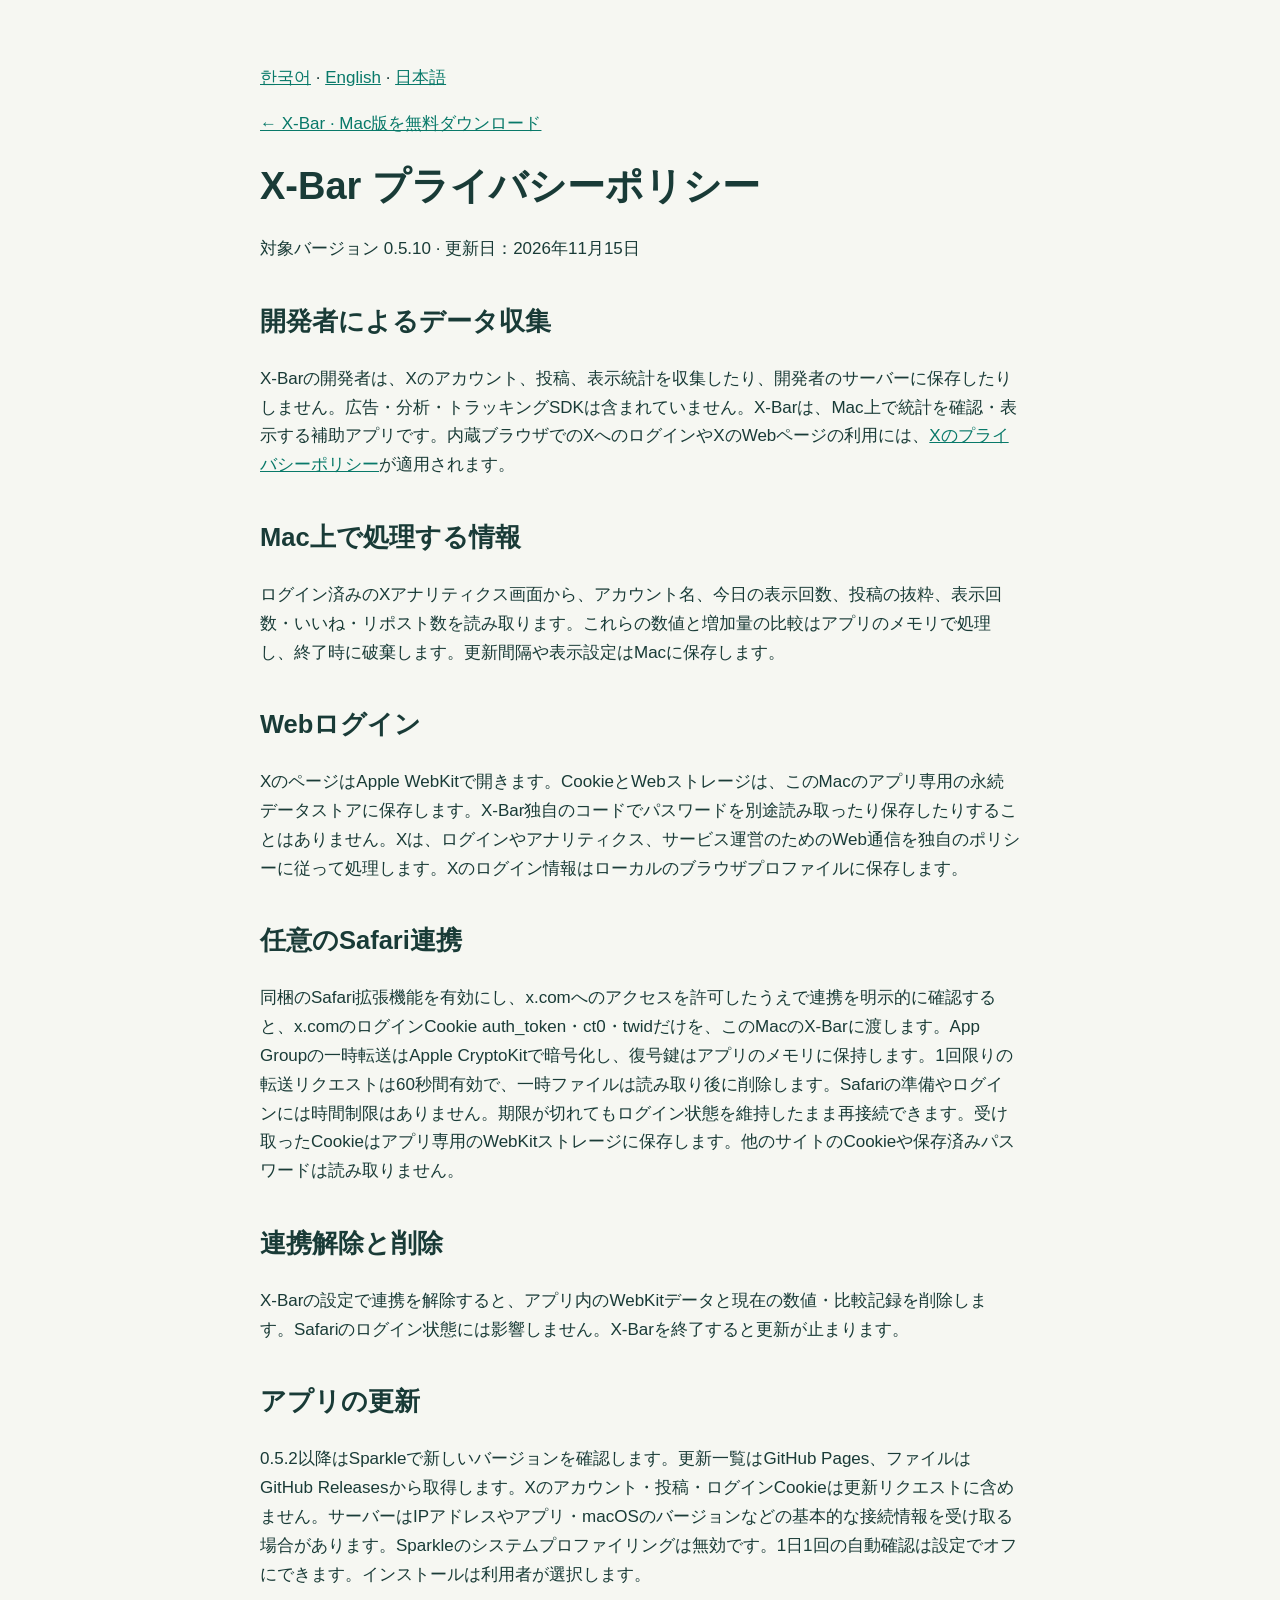
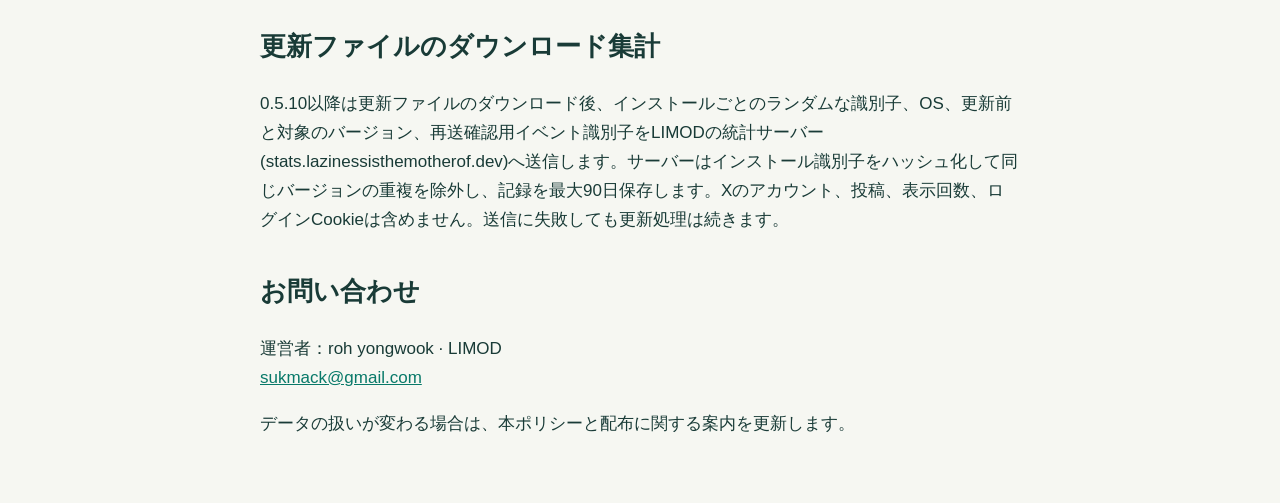
<file: privacy-ja.html>
<!doctype html><html lang="ja"><head><meta charset="utf-8"><meta name="viewport" content="width=device-width,initial-scale=1"><title>X-Bar プライバシーポリシー</title><style>body{font:17px/1.7 -apple-system,BlinkMacSystemFont,"Apple SD Gothic Neo",sans-serif;max-width:760px;margin:64px auto;padding:0 24px;color:#193b37;background:#f6f7f2}h1{font-size:38px;line-height:1.2}h2{margin-top:36px}a{color:#087969}.draft{padding:12px 16px;border:1px solid #d6b875;border-radius:10px;background:#fff8e9;font-size:14px}</style><script defer src="https://stats.lazinessisthemotherof.dev/github-analytics.js?v=3"></script>
</head><body><nav aria-label="Language"><a href="privacy.html">한국어</a> · <a href="privacy-en.html">English</a> · <a href="privacy-ja.html">日本語</a></nav><main><p><a href="ja.html">← X-Bar · Mac版を無料ダウンロード</a></p><h1>X-Bar プライバシーポリシー</h1><p>対象バージョン 0.5.10 · 更新日：2026年11月15日</p>
<h2>開発者によるデータ収集</h2><p>X-Barの開発者は、Xのアカウント、投稿、表示統計を収集したり、開発者のサーバーに保存したりしません。広告・分析・トラッキングSDKは含まれていません。X-Barは、Mac上で統計を確認・表示する補助アプリです。内蔵ブラウザでのXへのログインやXのWebページの利用には、<a href="https://x.com/en/privacy">Xのプライバシーポリシー</a>が適用されます。</p>
<h2>Mac上で処理する情報</h2><p>ログイン済みのXアナリティクス画面から、アカウント名、今日の表示回数、投稿の抜粋、表示回数・いいね・リポスト数を読み取ります。これらの数値と増加量の比較はアプリのメモリで処理し、終了時に破棄します。更新間隔や表示設定はMacに保存します。</p>
<h2>Webログイン</h2><p>XのページはApple WebKitで開きます。CookieとWebストレージは、このMacのアプリ専用の永続データストアに保存します。X-Bar独自のコードでパスワードを別途読み取ったり保存したりすることはありません。Xは、ログインやアナリティクス、サービス運営のためのWeb通信を独自のポリシーに従って処理します。Xのログイン情報はローカルのブラウザプロファイルに保存します。</p>
<h2>任意のSafari連携</h2><p>同梱のSafari拡張機能を有効にし、x.comへのアクセスを許可したうえで連携を明示的に確認すると、x.comのログインCookie auth_token・ct0・twidだけを、このMacのX-Barに渡します。App Groupの一時転送はApple CryptoKitで暗号化し、復号鍵はアプリのメモリに保持します。1回限りの転送リクエストは60秒間有効で、一時ファイルは読み取り後に削除します。Safariの準備やログインには時間制限はありません。期限が切れてもログイン状態を維持したまま再接続できます。受け取ったCookieはアプリ専用のWebKitストレージに保存します。他のサイトのCookieや保存済みパスワードは読み取りません。</p>
<h2>連携解除と削除</h2><p>X-Barの設定で連携を解除すると、アプリ内のWebKitデータと現在の数値・比較記録を削除します。Safariのログイン状態には影響しません。X-Barを終了すると更新が止まります。</p>
<h2>アプリの更新</h2><p>0.5.2以降はSparkleで新しいバージョンを確認します。更新一覧はGitHub Pages、ファイルはGitHub Releasesから取得します。Xのアカウント・投稿・ログインCookieは更新リクエストに含めません。サーバーはIPアドレスやアプリ・macOSのバージョンなどの基本的な接続情報を受け取る場合があります。Sparkleのシステムプロファイリングは無効です。1日1回の自動確認は設定でオフにできます。インストールは利用者が選択します。</p><h2>更新ファイルのダウンロード集計</h2><p>0.5.10以降は更新ファイルのダウンロード後、インストールごとのランダムな識別子、OS、更新前と対象のバージョン、再送確認用イベント識別子をLIMODの統計サーバー(stats.lazinessisthemotherof.dev)へ送信します。サーバーはインストール識別子をハッシュ化して同じバージョンの重複を除外し、記録を最大90日保存します。Xのアカウント、投稿、表示回数、ログインCookieは含めません。送信に失敗しても更新処理は続きます。</p><h2>お問い合わせ</h2><p>運営者：roh yongwook · LIMOD<br><a href="mailto:sukmack@gmail.com">sukmack@gmail.com</a></p><p>データの扱いが変わる場合は、本ポリシーと配布に関する案内を更新します。</p></main></body></html>
</file>
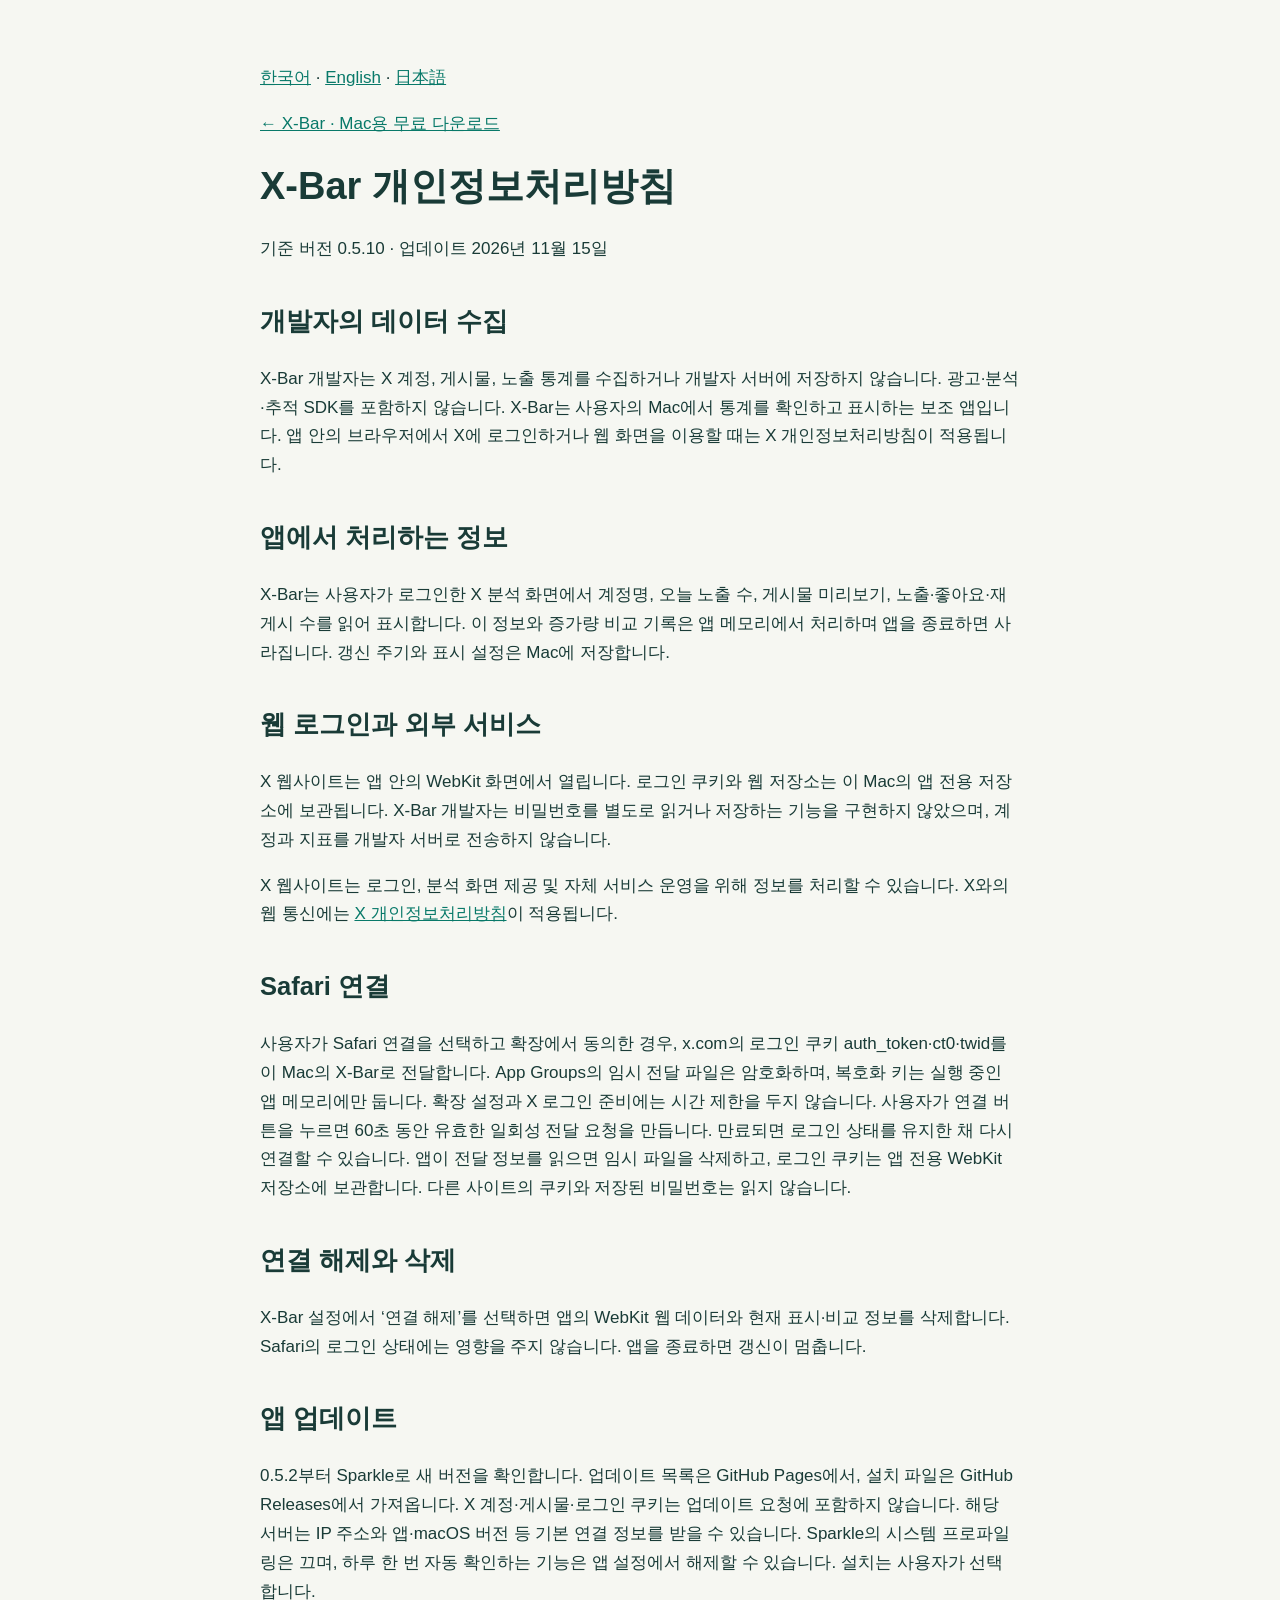
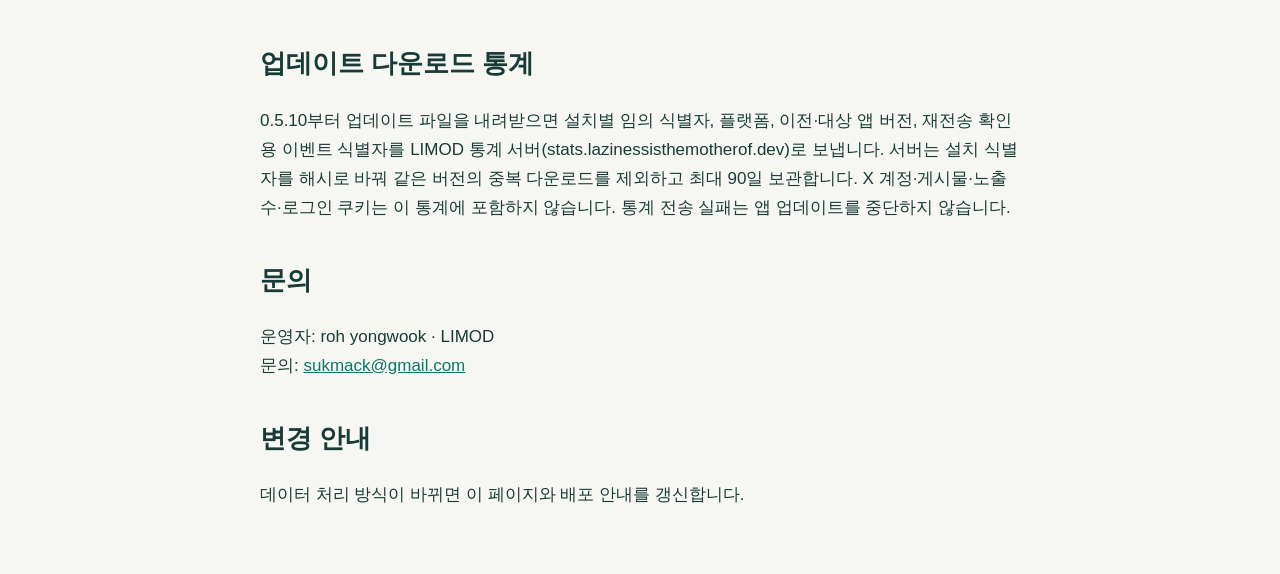
<file: privacy.html>
<!doctype html><html lang="ko"><meta charset="utf-8"><meta name="viewport" content="width=device-width,initial-scale=1"><title>X-Bar privacy</title><style>body{font:17px/1.7 -apple-system,BlinkMacSystemFont,"Apple SD Gothic Neo",sans-serif;max-width:760px;margin:64px auto;padding:0 24px;color:#193b37;background:#f6f7f2}h1{font-size:38px;line-height:1.2}h2{margin-top:36px}a{color:#087969}.draft{padding:12px 16px;border:1px solid #d6b875;border-radius:10px;background:#fff8e9;font-size:14px}</style><body><nav aria-label="Language"><a href="privacy.html">한국어</a> · <a href="privacy-en.html">English</a> · <a href="privacy-ja.html">日本語</a></nav><p><a href="index.html">← X-Bar · Mac용 무료 다운로드</a></p><h1>X-Bar 개인정보처리방침</h1>
<p>기준 버전 0.5.10 · 업데이트 2026년 11월 15일</p>
<h2>개발자의 데이터 수집</h2><p>X-Bar 개발자는 X 계정, 게시물, 노출 통계를 수집하거나 개발자 서버에 저장하지 않습니다. 광고·분석·추적 SDK를 포함하지 않습니다. X-Bar는 사용자의 Mac에서 통계를 확인하고 표시하는 보조 앱입니다. 앱 안의 브라우저에서 X에 로그인하거나 웹 화면을 이용할 때는 X 개인정보처리방침이 적용됩니다.</p><h2>앱에서 처리하는 정보</h2><p>X-Bar는 사용자가 로그인한 X 분석 화면에서 계정명, 오늘 노출 수, 게시물 미리보기, 노출·좋아요·재게시 수를 읽어 표시합니다. 이 정보와 증가량 비교 기록은 앱 메모리에서 처리하며 앱을 종료하면 사라집니다. 갱신 주기와 표시 설정은 Mac에 저장합니다.</p>
<h2>웹 로그인과 외부 서비스</h2><p>X 웹사이트는 앱 안의 WebKit 화면에서 열립니다. 로그인 쿠키와 웹 저장소는 이 Mac의 앱 전용 저장소에 보관됩니다. X-Bar 개발자는 비밀번호를 별도로 읽거나 저장하는 기능을 구현하지 않았으며, 계정과 지표를 개발자 서버로 전송하지 않습니다.</p><p>X 웹사이트는 로그인, 분석 화면 제공 및 자체 서비스 운영을 위해 정보를 처리할 수 있습니다. X와의 웹 통신에는 <a href="https://x.com/en/privacy">X 개인정보처리방침</a>이 적용됩니다.</p>
<h2>Safari 연결</h2><p>사용자가 Safari 연결을 선택하고 확장에서 동의한 경우, x.com의 로그인 쿠키 auth_token·ct0·twid를 이 Mac의 X-Bar로 전달합니다. App Groups의 임시 전달 파일은 암호화하며, 복호화 키는 실행 중인 앱 메모리에만 둡니다. 확장 설정과 X 로그인 준비에는 시간 제한을 두지 않습니다. 사용자가 연결 버튼을 누르면 60초 동안 유효한 일회성 전달 요청을 만듭니다. 만료되면 로그인 상태를 유지한 채 다시 연결할 수 있습니다. 앱이 전달 정보를 읽으면 임시 파일을 삭제하고, 로그인 쿠키는 앱 전용 WebKit 저장소에 보관합니다. 다른 사이트의 쿠키와 저장된 비밀번호는 읽지 않습니다.</p><h2>연결 해제와 삭제</h2><p>X-Bar 설정에서 ‘연결 해제’를 선택하면 앱의 WebKit 웹 데이터와 현재 표시·비교 정보를 삭제합니다. Safari의 로그인 상태에는 영향을 주지 않습니다. 앱을 종료하면 갱신이 멈춥니다.</p>
<h2>앱 업데이트</h2><p>0.5.2부터 Sparkle로 새 버전을 확인합니다. 업데이트 목록은 GitHub Pages에서, 설치 파일은 GitHub Releases에서 가져옵니다. X 계정·게시물·로그인 쿠키는 업데이트 요청에 포함하지 않습니다. 해당 서버는 IP 주소와 앱·macOS 버전 등 기본 연결 정보를 받을 수 있습니다. Sparkle의 시스템 프로파일링은 끄며, 하루 한 번 자동 확인하는 기능은 앱 설정에서 해제할 수 있습니다. 설치는 사용자가 선택합니다.</p><h2>업데이트 다운로드 통계</h2><p>0.5.10부터 업데이트 파일을 내려받으면 설치별 임의 식별자, 플랫폼, 이전·대상 앱 버전, 재전송 확인용 이벤트 식별자를 LIMOD 통계 서버(stats.lazinessisthemotherof.dev)로 보냅니다. 서버는 설치 식별자를 해시로 바꿔 같은 버전의 중복 다운로드를 제외하고 최대 90일 보관합니다. X 계정·게시물·노출 수·로그인 쿠키는 이 통계에 포함하지 않습니다. 통계 전송 실패는 앱 업데이트를 중단하지 않습니다.</p><h2>문의</h2><p>운영자: roh yongwook · LIMOD<br>문의: <a href="mailto:sukmack@gmail.com">sukmack@gmail.com</a></p>
<h2>변경 안내</h2><p>데이터 처리 방식이 바뀌면 이 페이지와 배포 안내를 갱신합니다.</p></body></html>
<script defer src="https://stats.lazinessisthemotherof.dev/github-analytics.js?v=3"></script>
</file>
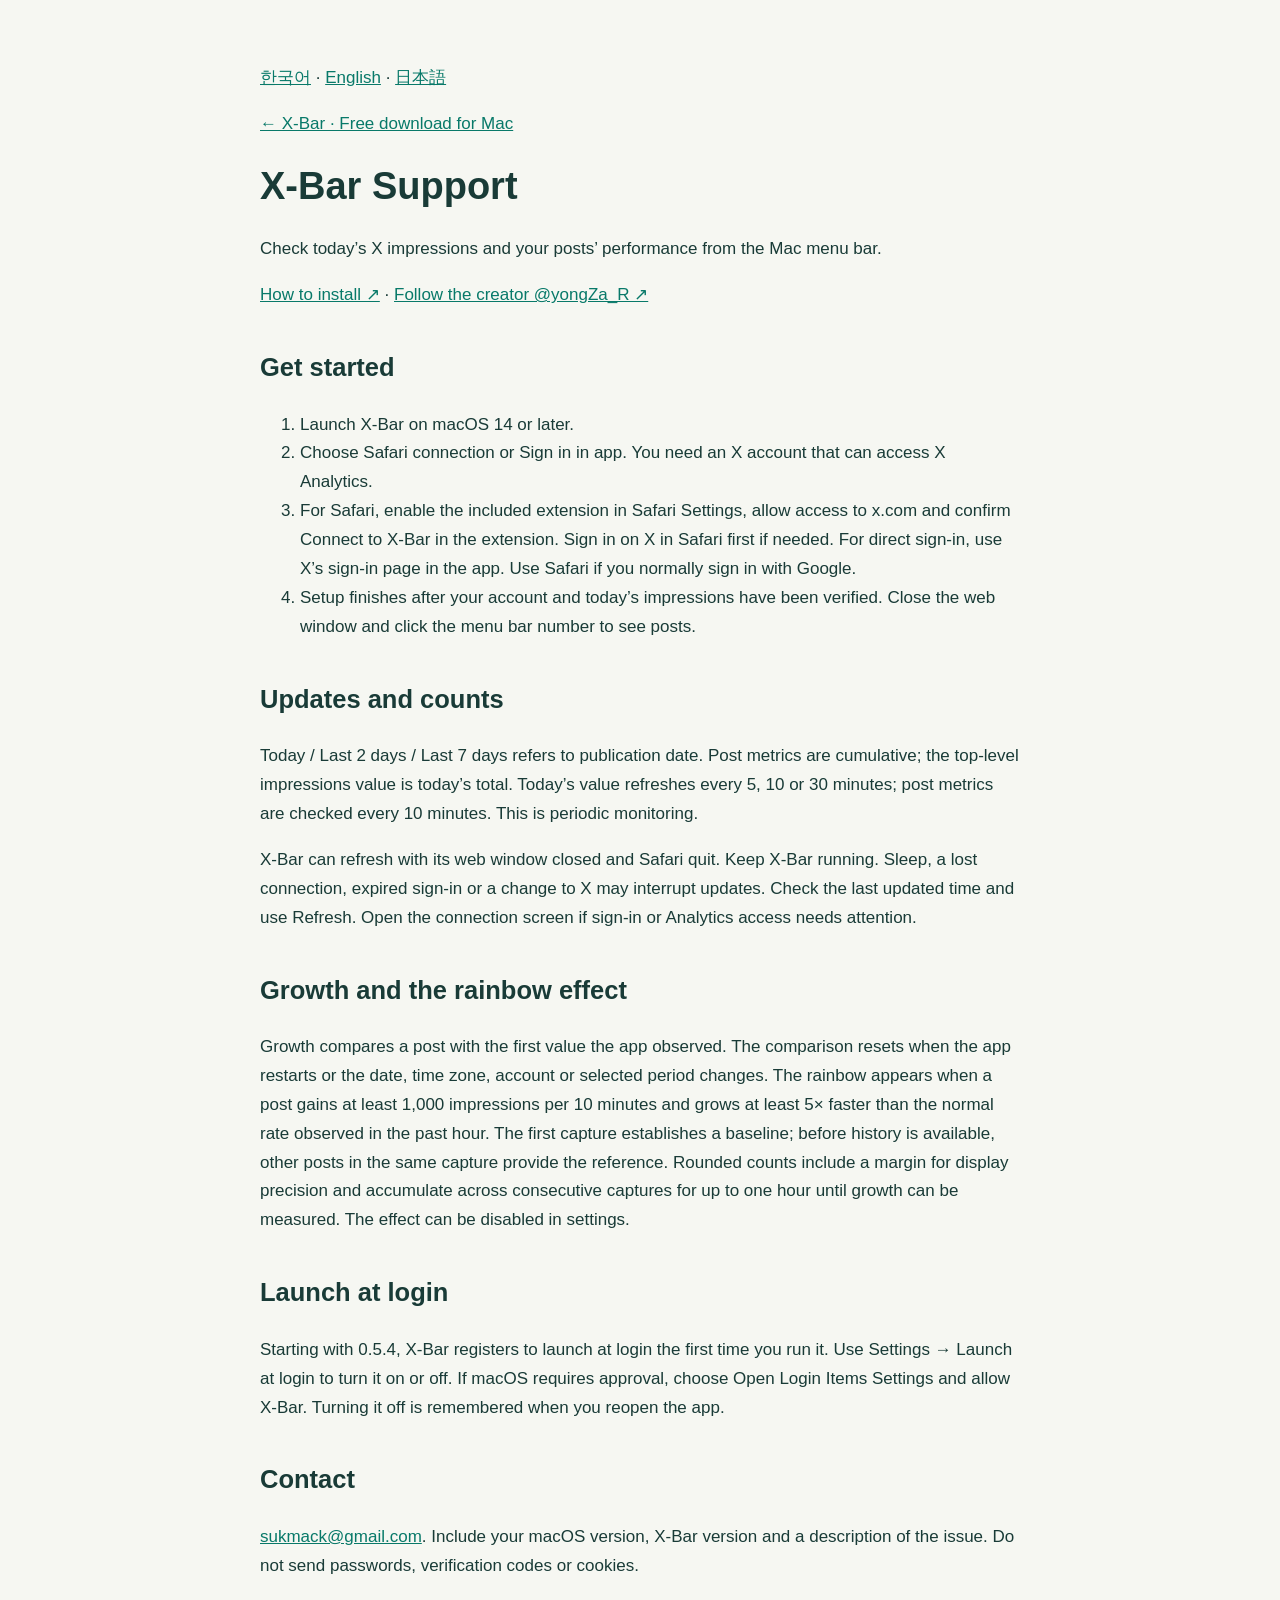
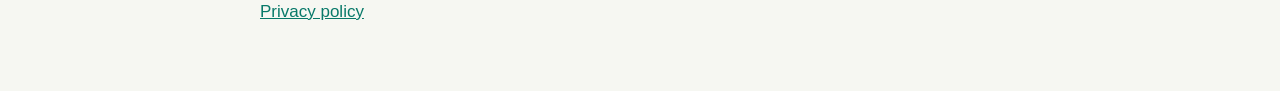
<file: support-en.html>
<!doctype html><html lang="en"><head><meta charset="utf-8"><meta name="viewport" content="width=device-width,initial-scale=1"><title>X-Bar Support</title><style>body{font:17px/1.7 -apple-system,BlinkMacSystemFont,"Apple SD Gothic Neo",sans-serif;max-width:760px;margin:64px auto;padding:0 24px;color:#193b37;background:#f6f7f2}h1{font-size:38px;line-height:1.2}h2{margin-top:36px}a{color:#087969}.draft{padding:12px 16px;border:1px solid #d6b875;border-radius:10px;background:#fff8e9;font-size:14px}</style><script defer src="https://stats.lazinessisthemotherof.dev/github-analytics.js?v=3"></script>
</head><body><nav aria-label="Language"><a href="support.html">한국어</a> · <a href="support-en.html">English</a> · <a href="support-ja.html">日本語</a></nav><main><p><a href="en.html">← X-Bar · Free download for Mac</a></p><h1>X-Bar Support</h1><p>Check today’s X impressions and your posts’ performance from the Mac menu bar.</p><p><a href="en.html#install">How to install ↗</a> · <a href="https://x.com/yongZa_R">Follow the creator @yongZa_R ↗</a></p><h2>Get started</h2><ol><li>Launch X-Bar on macOS 14 or later.</li><li>Choose Safari connection or Sign in in app. You need an X account that can access X Analytics.</li><li>For Safari, enable the included extension in Safari Settings, allow access to x.com and confirm Connect to X-Bar in the extension. Sign in on X in Safari first if needed. For direct sign-in, use X’s sign-in page in the app. Use Safari if you normally sign in with Google.</li><li>Setup finishes after your account and today’s impressions have been verified. Close the web window and click the menu bar number to see posts.</li></ol><h2>Updates and counts</h2><p>Today / Last 2 days / Last 7 days refers to publication date. Post metrics are cumulative; the top-level impressions value is today’s total. Today’s value refreshes every 5, 10 or 30 minutes; post metrics are checked every 10 minutes. This is periodic monitoring.</p><p>X-Bar can refresh with its web window closed and Safari quit. Keep X-Bar running. Sleep, a lost connection, expired sign-in or a change to X may interrupt updates. Check the last updated time and use Refresh. Open the connection screen if sign-in or Analytics access needs attention.</p><h2>Growth and the rainbow effect</h2><p>Growth compares a post with the first value the app observed. The comparison resets when the app restarts or the date, time zone, account or selected period changes. The rainbow appears when a post gains at least 1,000 impressions per 10 minutes and grows at least 5× faster than the normal rate observed in the past hour. The first capture establishes a baseline; before history is available, other posts in the same capture provide the reference. Rounded counts include a margin for display precision and accumulate across consecutive captures for up to one hour until growth can be measured. The effect can be disabled in settings.</p><h2>Launch at login</h2><p>Starting with 0.5.4, X-Bar registers to launch at login the first time you run it. Use Settings → Launch at login to turn it on or off. If macOS requires approval, choose Open Login Items Settings and allow X-Bar. Turning it off is remembered when you reopen the app.</p><h2>Contact</h2><p><a href="mailto:sukmack@gmail.com">sukmack@gmail.com</a>. Include your macOS version, X-Bar version and a description of the issue. Do not send passwords, verification codes or cookies.</p><p><a href="privacy-en.html">Privacy policy</a></p></main></body></html>
</file>
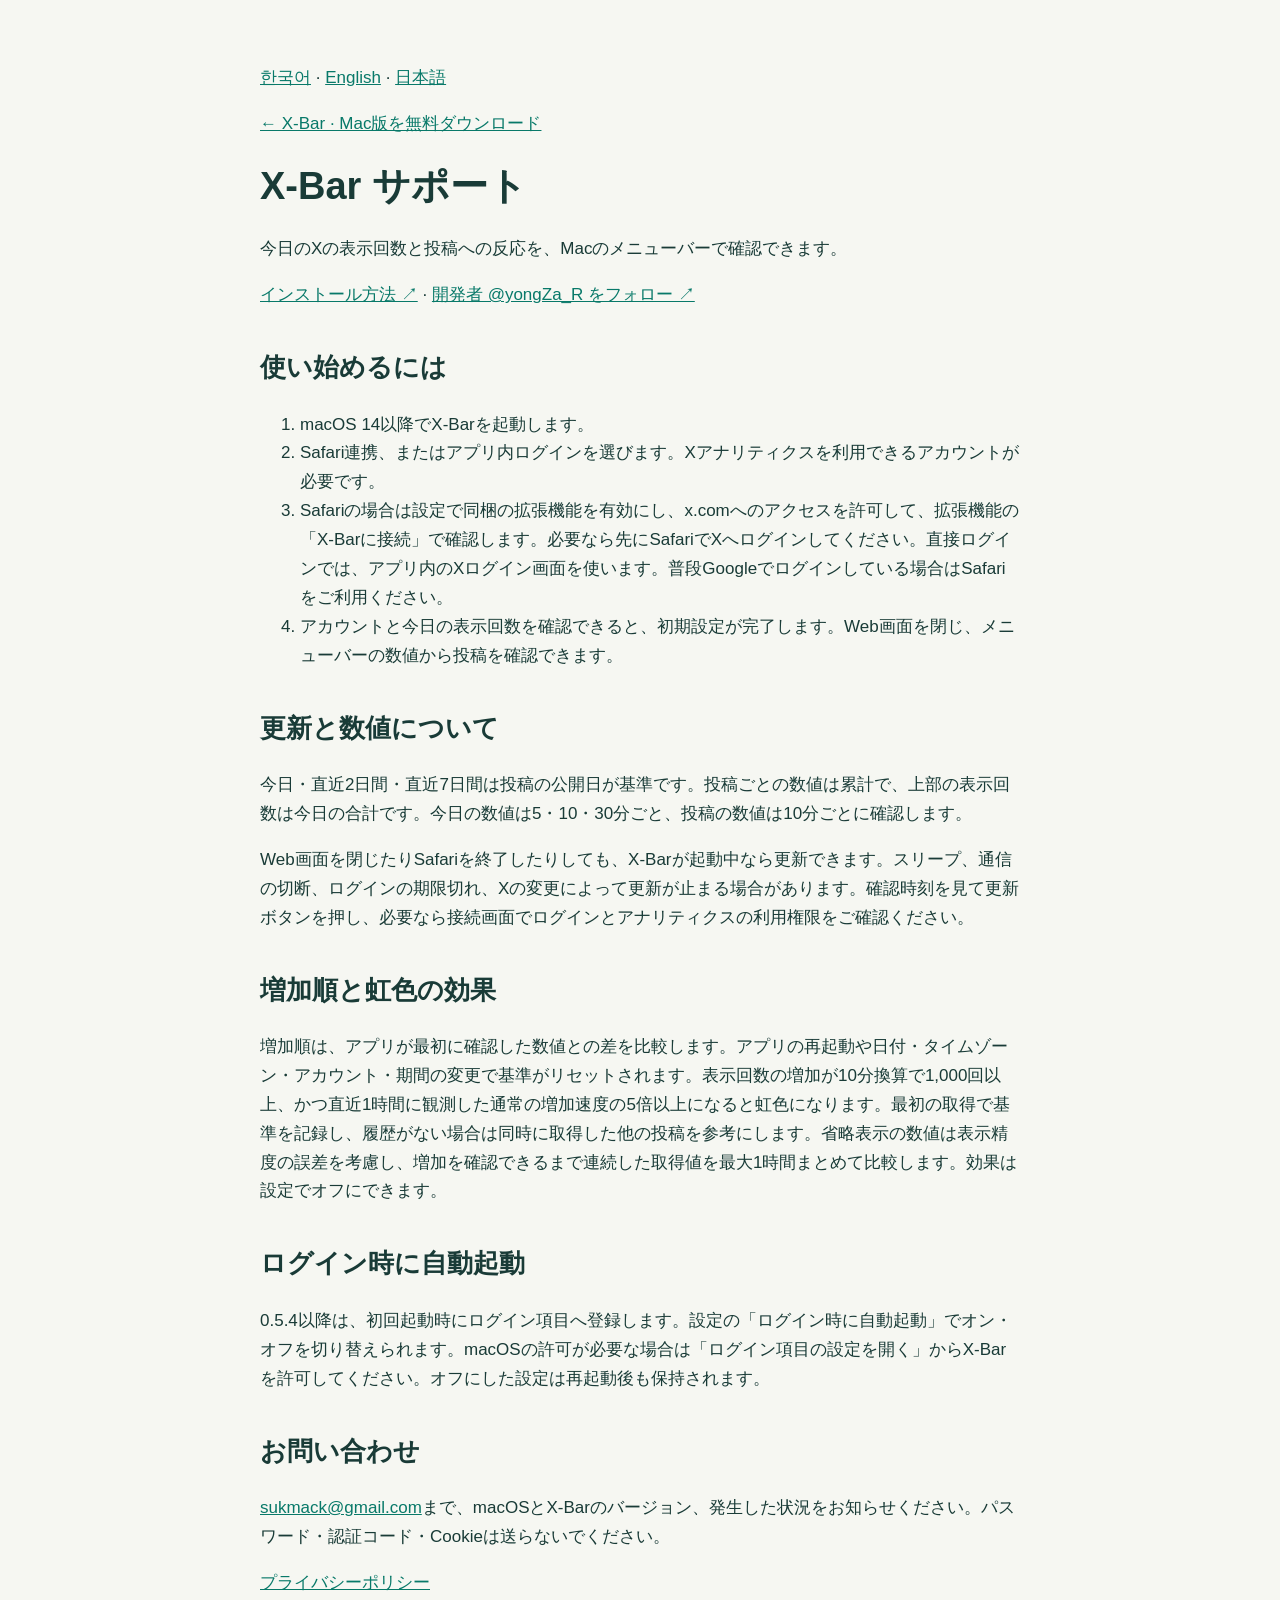
<file: support-ja.html>
<!doctype html><html lang="ja"><head><meta charset="utf-8"><meta name="viewport" content="width=device-width,initial-scale=1"><title>X-Bar サポート</title><style>body{font:17px/1.7 -apple-system,BlinkMacSystemFont,"Apple SD Gothic Neo",sans-serif;max-width:760px;margin:64px auto;padding:0 24px;color:#193b37;background:#f6f7f2}h1{font-size:38px;line-height:1.2}h2{margin-top:36px}a{color:#087969}.draft{padding:12px 16px;border:1px solid #d6b875;border-radius:10px;background:#fff8e9;font-size:14px}</style><script defer src="https://stats.lazinessisthemotherof.dev/github-analytics.js?v=3"></script>
</head><body><nav aria-label="Language"><a href="support.html">한국어</a> · <a href="support-en.html">English</a> · <a href="support-ja.html">日本語</a></nav><main><p><a href="ja.html">← X-Bar · Mac版を無料ダウンロード</a></p><h1>X-Bar サポート</h1><p>今日のXの表示回数と投稿への反応を、Macのメニューバーで確認できます。</p><p><a href="ja.html#install">インストール方法 ↗</a> · <a href="https://x.com/yongZa_R">開発者 @yongZa_R をフォロー ↗</a></p><h2>使い始めるには</h2><ol><li>macOS 14以降でX-Barを起動します。</li><li>Safari連携、またはアプリ内ログインを選びます。Xアナリティクスを利用できるアカウントが必要です。</li><li>Safariの場合は設定で同梱の拡張機能を有効にし、x.comへのアクセスを許可して、拡張機能の「X-Barに接続」で確認します。必要なら先にSafariでXへログインしてください。直接ログインでは、アプリ内のXログイン画面を使います。普段Googleでログインしている場合はSafariをご利用ください。</li><li>アカウントと今日の表示回数を確認できると、初期設定が完了します。Web画面を閉じ、メニューバーの数値から投稿を確認できます。</li></ol><h2>更新と数値について</h2><p>今日・直近2日間・直近7日間は投稿の公開日が基準です。投稿ごとの数値は累計で、上部の表示回数は今日の合計です。今日の数値は5・10・30分ごと、投稿の数値は10分ごとに確認します。</p><p>Web画面を閉じたりSafariを終了したりしても、X-Barが起動中なら更新できます。スリープ、通信の切断、ログインの期限切れ、Xの変更によって更新が止まる場合があります。確認時刻を見て更新ボタンを押し、必要なら接続画面でログインとアナリティクスの利用権限をご確認ください。</p><h2>増加順と虹色の効果</h2><p>増加順は、アプリが最初に確認した数値との差を比較します。アプリの再起動や日付・タイムゾーン・アカウント・期間の変更で基準がリセットされます。表示回数の増加が10分換算で1,000回以上、かつ直近1時間に観測した通常の増加速度の5倍以上になると虹色になります。最初の取得で基準を記録し、履歴がない場合は同時に取得した他の投稿を参考にします。省略表示の数値は表示精度の誤差を考慮し、増加を確認できるまで連続した取得値を最大1時間まとめて比較します。効果は設定でオフにできます。</p><h2>ログイン時に自動起動</h2><p>0.5.4以降は、初回起動時にログイン項目へ登録します。設定の「ログイン時に自動起動」でオン・オフを切り替えられます。macOSの許可が必要な場合は「ログイン項目の設定を開く」からX-Barを許可してください。オフにした設定は再起動後も保持されます。</p><h2>お問い合わせ</h2><p><a href="mailto:sukmack@gmail.com">sukmack@gmail.com</a>まで、macOSとX-Barのバージョン、発生した状況をお知らせください。パスワード・認証コード・Cookieは送らないでください。</p><p><a href="privacy-ja.html">プライバシーポリシー</a></p></main></body></html>
</file>
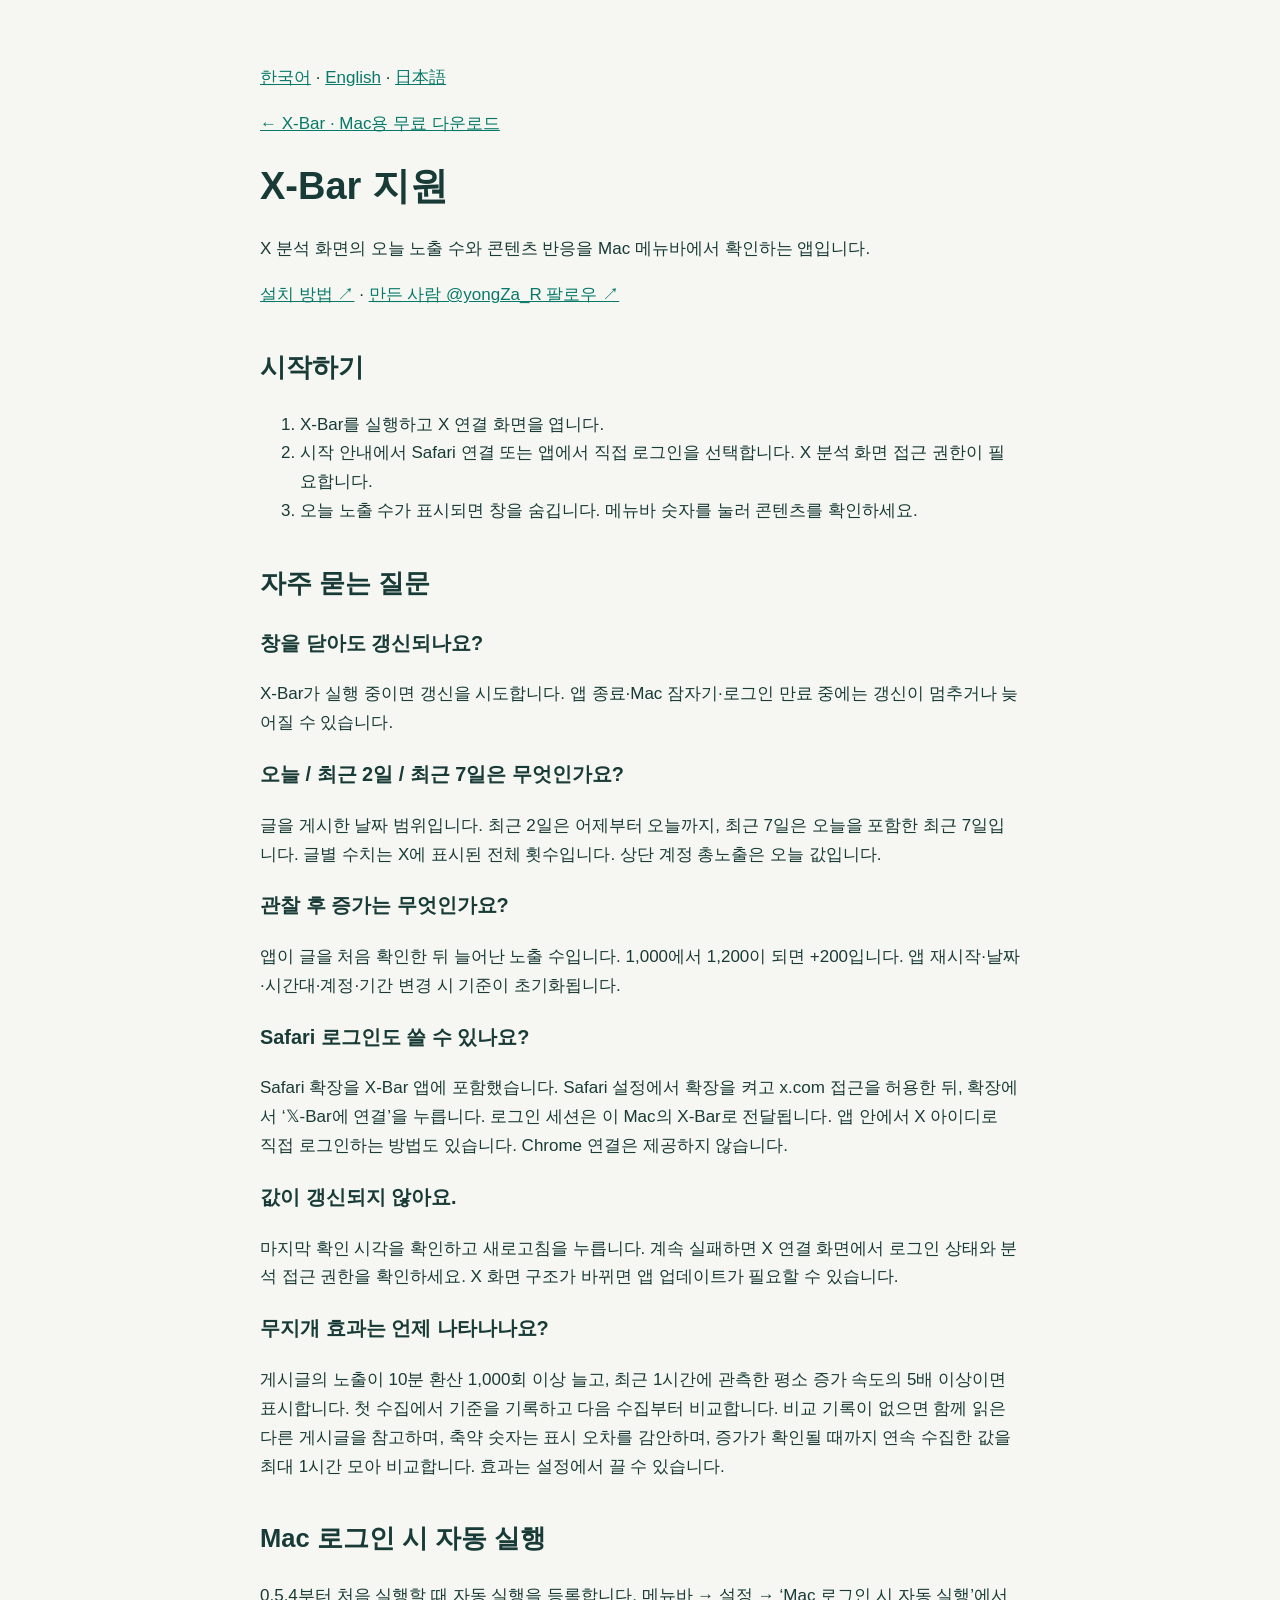
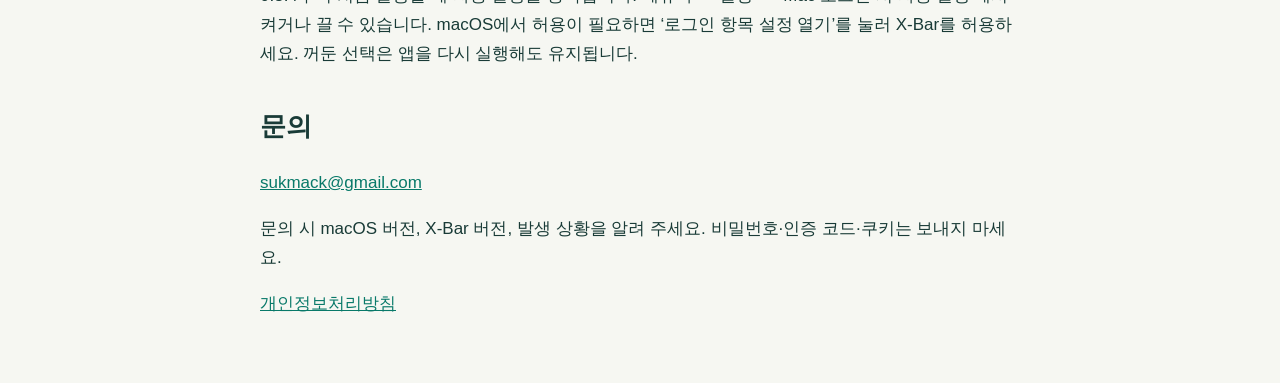
<file: support.html>
<!doctype html><html lang="ko"><meta charset="utf-8"><meta name="viewport" content="width=device-width,initial-scale=1"><title>X-Bar support</title><style>body{font:17px/1.7 -apple-system,BlinkMacSystemFont,"Apple SD Gothic Neo",sans-serif;max-width:760px;margin:64px auto;padding:0 24px;color:#193b37;background:#f6f7f2}h1{font-size:38px;line-height:1.2}h2{margin-top:36px}a{color:#087969}.draft{padding:12px 16px;border:1px solid #d6b875;border-radius:10px;background:#fff8e9;font-size:14px}</style><body><nav aria-label="Language"><a href="support.html">한국어</a> · <a href="support-en.html">English</a> · <a href="support-ja.html">日本語</a></nav><p><a href="index.html">← X-Bar · Mac용 무료 다운로드</a></p><h1>X-Bar 지원</h1>
<p>X 분석 화면의 오늘 노출 수와 콘텐츠 반응을 Mac 메뉴바에서 확인하는 앱입니다.</p>
<p><a href="index.html#install">설치 방법 ↗</a> · <a href="https://x.com/yongZa_R">만든 사람 @yongZa_R 팔로우 ↗</a></p><h2>시작하기</h2><ol><li>X-Bar를 실행하고 X 연결 화면을 엽니다.</li><li>시작 안내에서 Safari 연결 또는 앱에서 직접 로그인을 선택합니다. X 분석 화면 접근 권한이 필요합니다.</li><li>오늘 노출 수가 표시되면 창을 숨깁니다. 메뉴바 숫자를 눌러 콘텐츠를 확인하세요.</li></ol>
<h2>자주 묻는 질문</h2><h3>창을 닫아도 갱신되나요?</h3><p>X-Bar가 실행 중이면 갱신을 시도합니다. 앱 종료·Mac 잠자기·로그인 만료 중에는 갱신이 멈추거나 늦어질 수 있습니다.</p><h3>오늘 / 최근 2일 / 최근 7일은 무엇인가요?</h3><p>글을 게시한 날짜 범위입니다. 최근 2일은 어제부터 오늘까지, 최근 7일은 오늘을 포함한 최근 7일입니다. 글별 수치는 X에 표시된 전체 횟수입니다. 상단 계정 총노출은 오늘 값입니다.</p><h3>관찰 후 증가는 무엇인가요?</h3><p>앱이 글을 처음 확인한 뒤 늘어난 노출 수입니다. 1,000에서 1,200이 되면 +200입니다. 앱 재시작·날짜·시간대·계정·기간 변경 시 기준이 초기화됩니다.</p><h3>Safari 로그인도 쓸 수 있나요?</h3><p>Safari 확장을 X-Bar 앱에 포함했습니다. Safari 설정에서 확장을 켜고 x.com 접근을 허용한 뒤, 확장에서 ‘𝕏-Bar에 연결’을 누릅니다. 로그인 세션은 이 Mac의 X-Bar로 전달됩니다. 앱 안에서 X 아이디로 직접 로그인하는 방법도 있습니다. Chrome 연결은 제공하지 않습니다.</p><h3>값이 갱신되지 않아요.</h3><p>마지막 확인 시각을 확인하고 새로고침을 누릅니다. 계속 실패하면 X 연결 화면에서 로그인 상태와 분석 접근 권한을 확인하세요. X 화면 구조가 바뀌면 앱 업데이트가 필요할 수 있습니다.</p><h3>무지개 효과는 언제 나타나나요?</h3><p>게시글의 노출이 10분 환산 1,000회 이상 늘고, 최근 1시간에 관측한 평소 증가 속도의 5배 이상이면 표시합니다. 첫 수집에서 기준을 기록하고 다음 수집부터 비교합니다. 비교 기록이 없으면 함께 읽은 다른 게시글을 참고하며, 축약 숫자는 표시 오차를 감안하며, 증가가 확인될 때까지 연속 수집한 값을 최대 1시간 모아 비교합니다. 효과는 설정에서 끌 수 있습니다.</p>
<h2>Mac 로그인 시 자동 실행</h2><p>0.5.4부터 처음 실행할 때 자동 실행을 등록합니다. 메뉴바 → 설정 → ‘Mac 로그인 시 자동 실행’에서 켜거나 끌 수 있습니다. macOS에서 허용이 필요하면 ‘로그인 항목 설정 열기’를 눌러 X-Bar를 허용하세요. 꺼둔 선택은 앱을 다시 실행해도 유지됩니다.</p><h2>문의</h2><p><a href="mailto:sukmack@gmail.com">sukmack@gmail.com</a></p><p>문의 시 macOS 버전, X-Bar 버전, 발생 상황을 알려 주세요. 비밀번호·인증 코드·쿠키는 보내지 마세요.</p><p><a href="privacy.html">개인정보처리방침</a></p></body></html>
<script defer src="https://stats.lazinessisthemotherof.dev/github-analytics.js?v=3"></script>
</file>
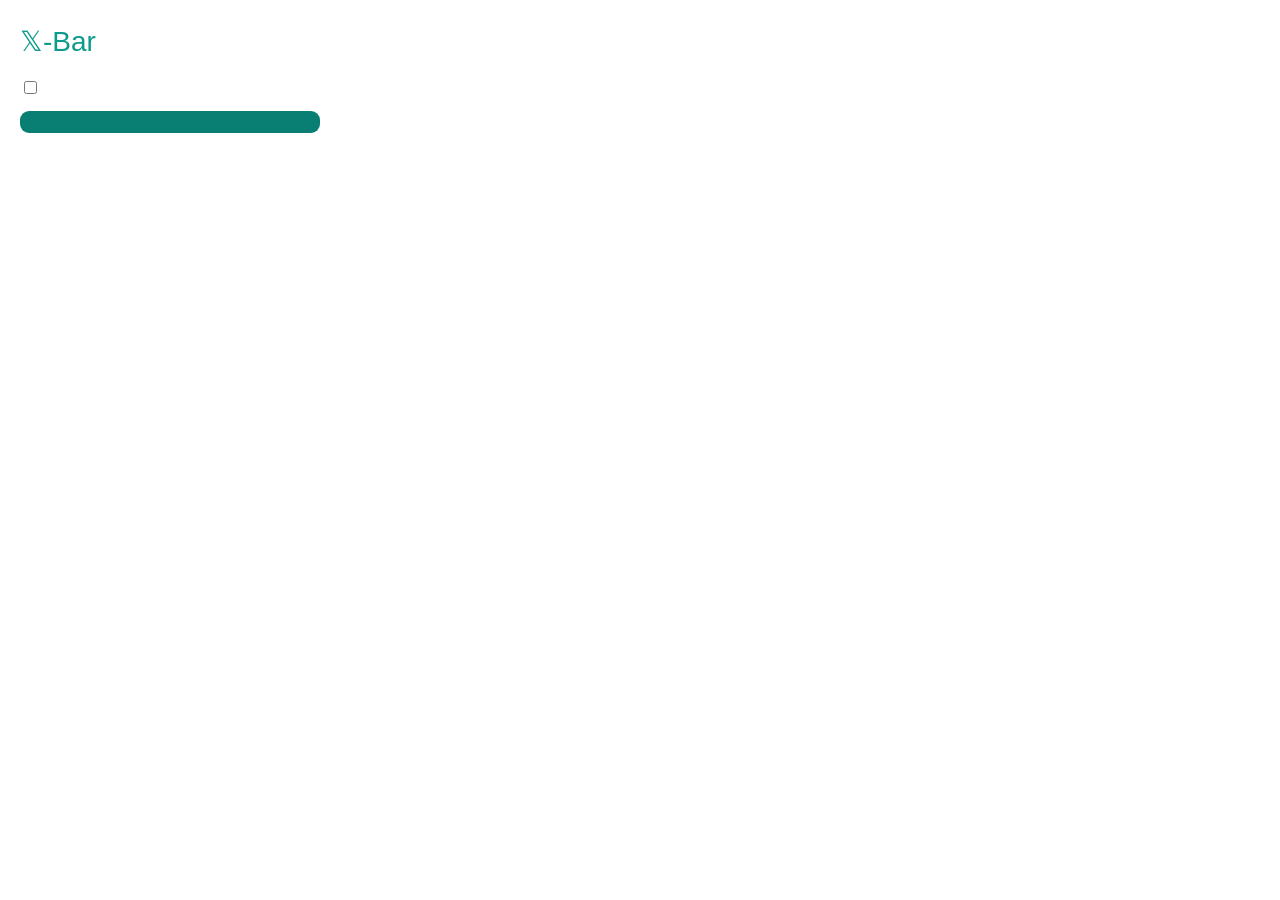
<file: app/SafariExtension/Resources/popup.html>
<!doctype html><html lang="en"><meta charset="utf-8"><link rel="stylesheet" href="popup.css"><body><div class="mark">𝕏-Bar</div><h1 data-i18n="heading"></h1><p data-i18n="intro"></p><label><input id="consent" type="checkbox"><span data-i18n="consent"></span></label><p class="small" data-i18n="details"></p><button id="send" data-i18n="connect"></button><p id="status" role="status" data-i18n="ready"></p><script src="localize.js"></script><script src="cookie-policy.js"></script><script src="popup.js"></script></body></html>
</file>
<file: site.css>
*{box-sizing:border-box}html{scroll-behavior:smooth}body{margin:0;background:#f7f7f2;color:#172c27;font:16px/1.65 -apple-system,BlinkMacSystemFont,"Apple SD Gothic Neo","Hiragino Sans",sans-serif}a{color:inherit}img{max-width:100%;height:auto}header,main,footer{max-width:1180px;margin:auto;padding-left:36px;padding-right:36px}header{display:flex;align-items:center;justify-content:space-between;gap:24px;padding-top:22px;padding-bottom:22px;border-bottom:1px solid #dce2dc}.brand{display:flex;align-items:center;gap:12px;text-decoration:none;font-size:24px;font-weight:750}.brand img{width:42px;height:42px}nav{display:flex;gap:20px;align-items:center;font-size:14px}nav a{text-decoration:none}nav a[aria-current]{font-weight:750;color:#006e59;text-decoration:underline;text-underline-offset:6px}.hero{display:grid;grid-template-columns:1.12fr 1fr;align-items:center;gap:56px;padding:65px 0 74px}.eyebrow{font-size:12px;letter-spacing:.06em;font-weight:650;color:#4e695e}h1{font-size:clamp(38px,4.4vw,65px);line-height:1.14;letter-spacing:-.055em;margin:22px 0 26px;word-break:keep-all}h1 span{display:block}.intro{font-size:18px;line-height:1.8;color:#52665b;white-space:pre-line;margin-bottom:30px}.button{display:inline-flex;align-items:center;justify-content:center;gap:14px;background:#146e56;color:white;padding:17px 24px;border-radius:13px;font-size:17px;font-weight:650;text-decoration:none;min-height:56px;box-shadow:0 7px 20px #146e561c}.button:hover{background:#0b5945}.button svg{width:22px;height:22px}.meta{color:#617269;font-size:12px;margin:12px 0 0}.follow{display:flex;flex-direction:column;align-items:flex-start;gap:5px;margin:26px 0}.follow a{font-size:15px;font-weight:650;text-decoration:none;border:1px solid #b3c6ba;border-radius:10px;padding:11px 15px;background:#edf2e9}.follow small{font-size:12px;color:#617269}.requirement{font-size:12px;color:#617269;max-width:410px}.visual{margin:0}.visual .actual{display:block;border-radius:19px;box-shadow:0 20px 55px #12241b28;width:100%}.visual .localized{background:white;border-radius:19px;padding:14px;box-shadow:0 20px 55px #12241b28}.visual .bar{display:block;width:68%;margin:0 0 9px auto;border-radius:8px}.visual .popover{display:block;width:100%}.visual figcaption{font-size:11px;color:#6e7b74;line-height:1.5;margin:15px 4px}.features{display:grid;grid-template-columns:repeat(3,1fr);gap:32px;padding:43px 0 50px;border-top:1px solid #dce2dc;border-bottom:1px solid #dce2dc}.features article span{font-size:13px;color:#2e8168}.features h2{font-size:21px;line-height:1.45;letter-spacing:-.025em;margin:13px 0}.features p{font-size:15px;color:#617269;line-height:1.85;margin:0}.install{padding:70px 0 60px;scroll-margin-top:35px}h2.section{font-size:34px;letter-spacing:-.04em;line-height:1.25}.steps{display:grid;grid-template-columns:repeat(3,1fr);gap:24px;margin:30px 0}.step{background:#eaf0e6;border-radius:18px;padding:28px}.step strong{display:block;color:#217657;font-size:15px}.step h3{font-size:20px;line-height:1.4;margin:15px 0}.step p{font-size:15px;color:#53695e;margin:0}.safari{border-left:3px solid #77a792;padding:4px 0 4px 22px;max-width:820px;margin:32px 0}.safari h3{font-size:18px;margin:0 0 8px}.safari p{font-size:14px;color:#617269;margin:0}.faq{max-width:850px;padding:15px 0 58px}details{border-bottom:1px solid #dce2dc;padding:20px 0}summary{cursor:pointer;font-weight:600;font-size:17px}details p{color:#617269;font-size:15px;margin:15px 0 2px}.maker{display:flex;align-items:center;justify-content:space-between;gap:35px;padding:35px;background:#e6ede1;border-radius:22px;margin-bottom:60px}.maker h2{font-size:25px;margin:0 0 8px;letter-spacing:-.03em}.maker p{color:#566b60;margin:0;font-size:15px;white-space:pre-line}.maker a{white-space:nowrap;font-size:14px;border:1px solid #9bb4a2;border-radius:11px;text-decoration:none;padding:14px 18px;font-weight:650}.bottom{border-radius:24px;background:#173d30;padding:45px;display:flex;align-items:center;justify-content:space-between;gap:32px;margin-bottom:54px}.bottom h2{color:#f3f6eb;font-size:32px;line-height:1.3;letter-spacing:-.04em;margin:0;white-space:pre-line}.bottom .button{background:#dcefc4;color:#173d30;white-space:nowrap}footer{padding-top:24px;padding-bottom:35px;border-top:1px solid #dce2dc}footer nav{flex-wrap:wrap;gap:20px}footer p{font-size:12px;color:#6a7b71;margin:20px 0 0}a:focus-visible,summary:focus-visible{outline:3px solid #219e78;outline-offset:5px}.skip{position:fixed;top:-100px}.skip:focus{top:8px;left:8px;background:white;z-index:5;padding:12px}@media(max-width:820px){header,main,footer{padding-left:24px;padding-right:24px}.hero{gap:32px;grid-template-columns:1fr 1fr}h1{font-size:39px}.intro{font-size:16px}.features{gap:20px}.features h2{font-size:18px}.steps{gap:15px}.step{padding:22px}.step h3{font-size:18px}.maker{align-items:flex-start;flex-direction:column;gap:22px}.bottom{padding:30px}.bottom h2{font-size:26px}}@media(max-width:620px){header{padding-top:16px;padding-bottom:16px;gap:12px}.brand{font-size:21px;gap:8px}.brand img{width:34px;height:34px}nav{gap:12px;font-size:12px}.hero{grid-template-columns:1fr;padding:36px 0 40px;gap:30px}h1{font-size:46px}.intro{font-size:16px}.visual{max-width:400px;margin:auto}.features{grid-template-columns:1fr;gap:28px;padding:33px 0}.features h2{font-size:22px;margin:6px 0}.install{padding:45px 0 20px}.steps{grid-template-columns:1fr;gap:12px}.step{padding:24px}.step h3{margin:9px 0;font-size:20px}h2.section{font-size:28px}.maker{padding:26px;margin-bottom:35px}.maker h2{font-size:23px}.bottom{flex-direction:column;align-items:flex-start;margin-bottom:30px}.bottom h2{font-size:28px}.button{font-size:16px;padding:16px 21px}footer nav{gap:15px}}@media(prefers-reduced-motion:reduce){html{scroll-behavior:auto}}
.windows-release{scroll-margin-top:28px;display:grid;grid-template-columns:1.1fr 1fr;gap:36px;background:#eaf0e6;border:1px solid #dce2dc;border-radius:22px;padding:34px;margin:0 0 48px}.windows-release h2{font-size:30px;line-height:1.3;letter-spacing:-.03em;margin:12px 0 18px}.windows-release p,.windows-release li{color:#53695e;font-size:15px}.windows-release .eyebrow,.windows-release .meta{font-size:12px}.windows-release ul{padding-left:21px;margin-bottom:0}.windows-release li+li{margin-top:8px}.windows-download{align-self:center;min-width:0}.windows-download .windows-warning{font-size:13px;border-left:3px solid #a58c4e;padding-left:13px}.windows-download nav{flex-wrap:wrap;gap:10px 18px;font-size:13px}.windows-download nav a{text-decoration:underline;text-underline-offset:3px}@media(max-width:820px){.windows-release{grid-template-columns:1fr;gap:24px}}@media(max-width:620px){.windows-release{padding:24px;margin-bottom:32px}.windows-release h2{font-size:26px}}
html[lang="ko"] .windows-release h2{word-break:keep-all}

.downloads{display:grid;grid-template-columns:repeat(2,minmax(0,1fr));gap:14px;margin:26px 0;scroll-margin-top:24px}.download-option{display:flex;flex-direction:column;min-width:0;padding:18px;background:#eaf0e6;border:1px solid #d4dfd3;border-radius:16px;scroll-margin-top:24px}.download-option h2{font-size:23px;line-height:1.3;letter-spacing:-.025em;margin:0 0 6px}.download-version{font-size:13px;font-weight:650;margin:0;color:#365b4c}.download-requirements{font-size:12px;color:#53695e;line-height:1.7;margin:12px 0 18px}.download-option .button{width:100%;padding:13px 10px;min-height:50px;font-size:15px;margin-top:auto;box-shadow:none}.download-note{font-size:11px;line-height:1.6;color:#617269;margin:12px 0 6px;min-height:36px}.install-link{font-size:12px;text-underline-offset:3px}.windows-download h3{font-size:20px;line-height:1.4;margin:0 0 12px}.download-actions{display:grid;grid-template-columns:repeat(2,minmax(0,1fr));gap:12px;flex:1;max-width:510px;min-width:0}.bottom .download-actions .button{font-size:15px;padding:15px 12px;min-height:64px;white-space:normal;text-align:center;line-height:1.45;gap:4px;flex-wrap:wrap}.bottom h2{flex:1}.hero>div{min-width:0}@media(max-width:1000px) and (min-width:621px){.hero{grid-template-columns:1fr 0.8fr;gap:30px}.download-option{padding:14px}}@media(max-width:820px){.bottom{flex-direction:column;align-items:flex-start}.download-actions{width:100%;max-width:none}}@media(max-width:620px){.downloads{gap:10px;margin:24px 0}.download-option{padding:14px 12px}.download-option h2{font-size:21px}.download-option .button{font-size:14px}.bottom .download-actions .button{font-size:14px;padding:14px 8px;flex-direction:column;gap:2px}}

.data-notice{margin:20px 0;padding:12px 16px;border-left:3px solid #77a792;border-radius:0 10px 10px 0;background:#edf2e9;color:#365b4c;font-size:13px;line-height:1.7;scroll-margin-top:24px}.data-notice strong{display:block;margin-bottom:4px;color:#172c27}
</file>
<file: app/SafariExtension/Resources/popup.css>
:root{color-scheme:light dark}body{width:300px;padding:20px;margin:0;font:13px/1.6 -apple-system,sans-serif}.mark{font-size:28px;color:#0d9b8b}h1{font-size:20px;margin:6px 0}p{opacity:.8}label{display:flex;gap:8px;align-items:flex-start}.small{font-size:11px}button{width:100%;border:0;border-radius:9px;padding:11px;background:#087f72;color:white;font:600 13px -apple-system;cursor:pointer}button:disabled{opacity:.5}#status{font-size:12px;margin-bottom:0}
</file>
